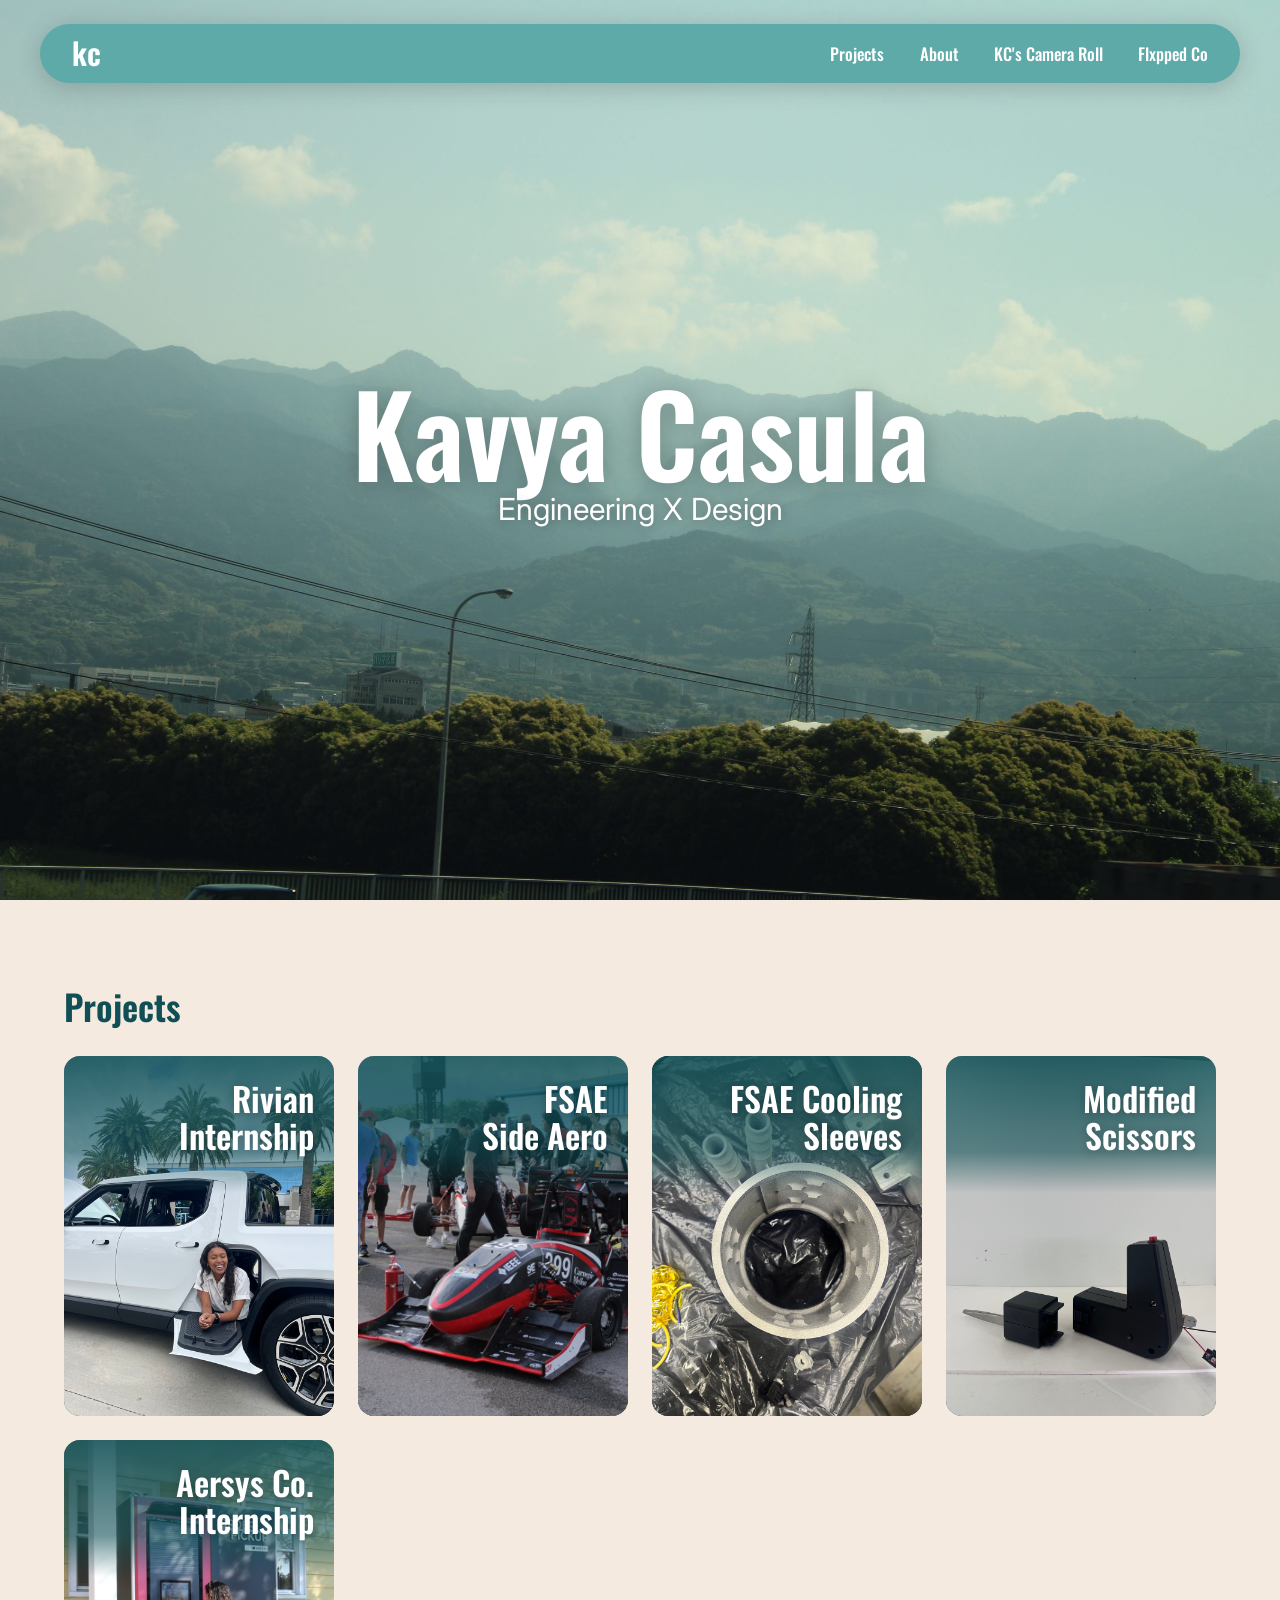
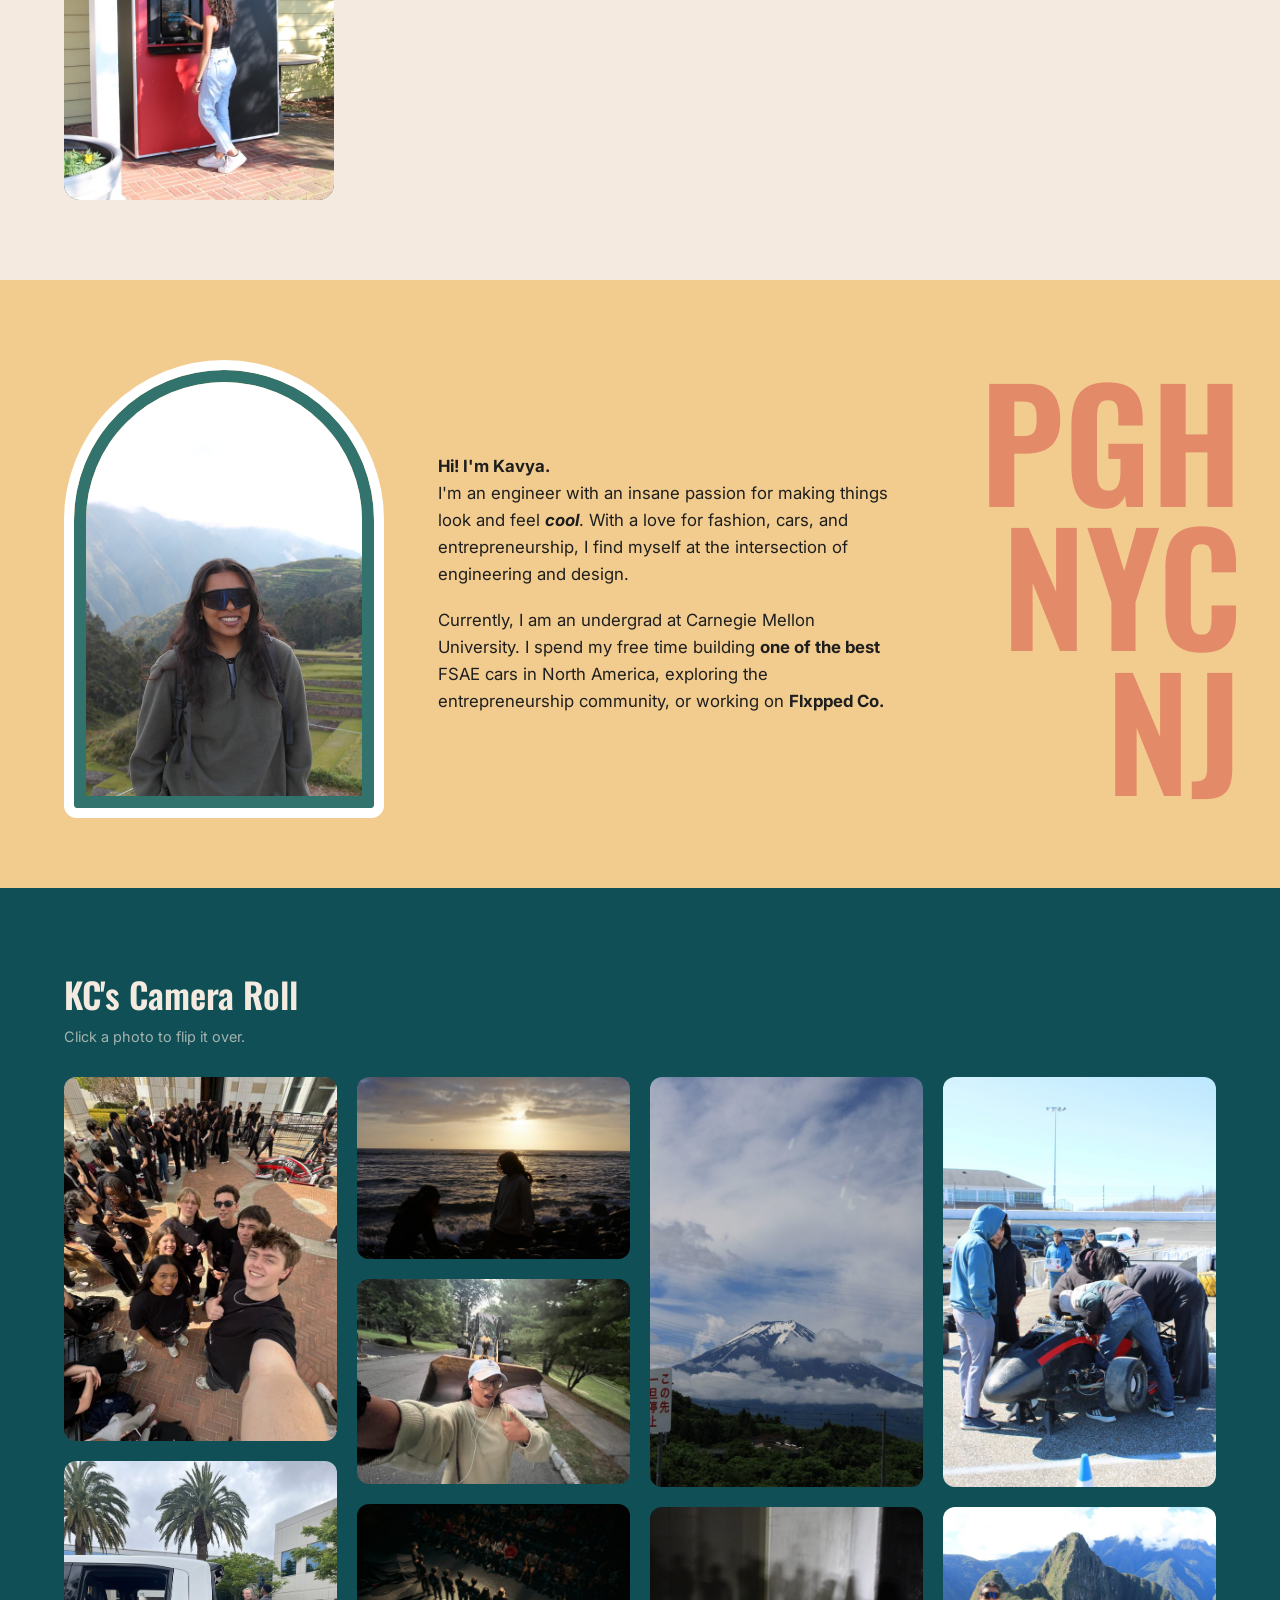
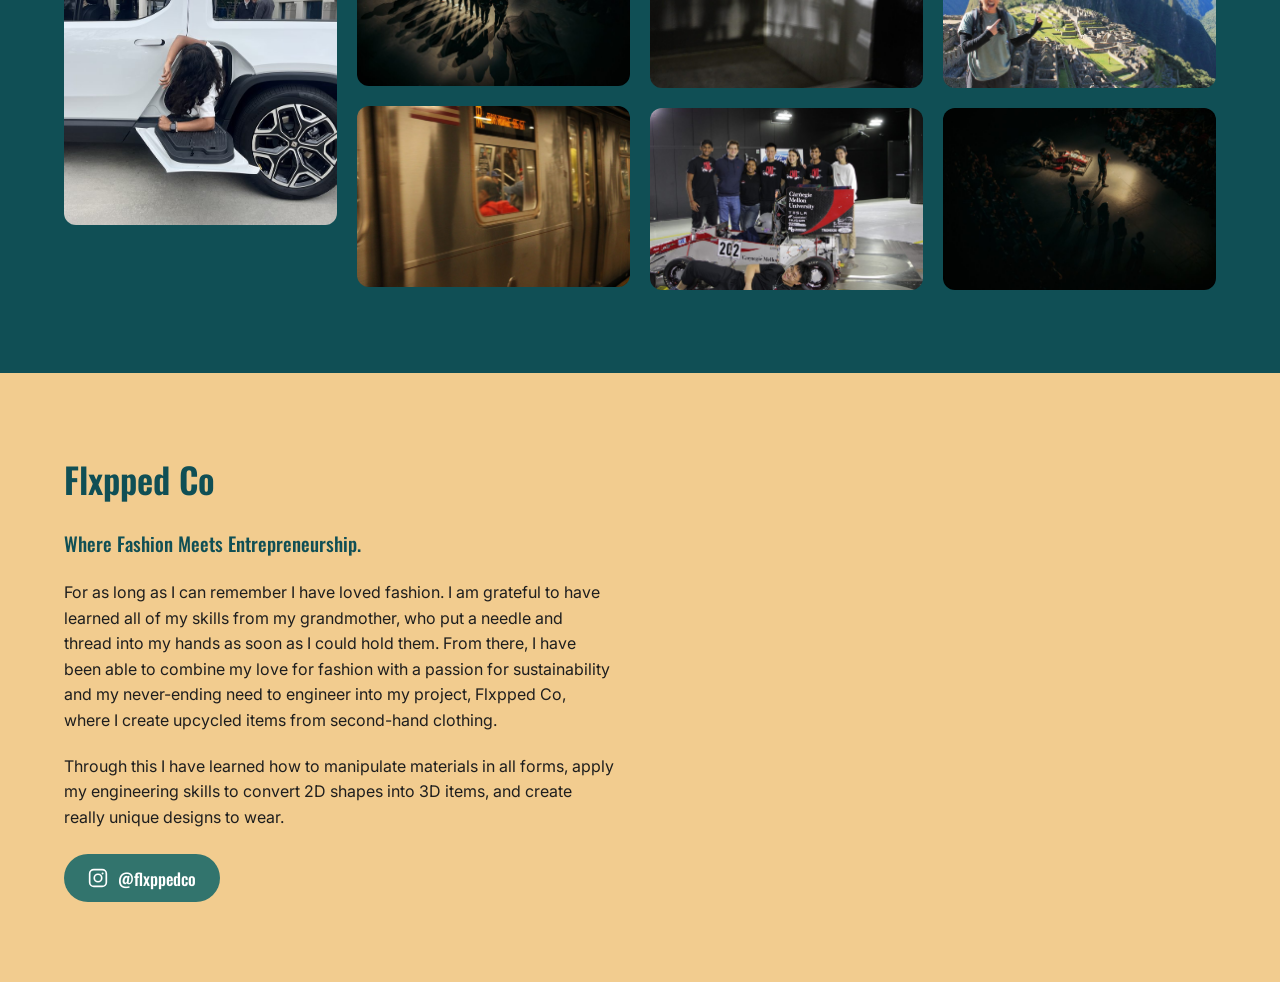
<file: index.html>
<!DOCTYPE html>
<html lang="en">
<head>
<meta charset="UTF-8">
<meta name="viewport" content="width=device-width, initial-scale=1.0">
<title>Kavya Casula — Engineering X Design</title>
<link rel="preconnect" href="https://fonts.googleapis.com">
<link rel="preconnect" href="https://fonts.gstatic.com" crossorigin>
<link href="https://fonts.googleapis.com/css2?family=Oswald:wght@400;500;600&family=Inter:ital,wght@0,400;0,700;1,700&display=swap" rel="stylesheet">
<link rel="stylesheet" href="styles/main.css">
<style>
  /* ---- Hero ---- */
  .hero {
    position: relative;
    min-height: 100vh;
    background: url('assets/hero.jpg') center 65% / cover no-repeat;
    display: flex;
    align-items: center;
    justify-content: center;
  }
  .hero-inner { text-align: center; color: #fff; padding: 0 1rem; }
  .hero h1 {
    font-family: 'Oswald', sans-serif;
    font-weight: 600;
    font-size: clamp(3rem, 10vw, 7rem);
    line-height: 1.05;
    text-shadow: 0 2px 24px rgba(0, 0, 0, 0.25);
  }
  .hero .tagline {
    font-size: clamp(1.1rem, 3vw, 1.9rem);
    text-shadow: 0 1px 12px rgba(0, 0, 0, 0.35);
  }

  /* ---- Navbar (hero overlay position; visual style is in main.css) ---- */
  .hero .navbar {
    position: absolute;
    top: 1.5rem; left: 50%;
    transform: translateX(-50%);
    margin: 0;
  }

  /* ---- Sections ---- */
  section {
    padding: 5rem clamp(1rem, 6vw, 4rem);
  }
  section h2 {
    font-family: 'Oswald', sans-serif;
    font-weight: 600;
    font-size: 2.2rem;
    color: var(--midnight-green);
    margin-bottom: 1.5rem;
  }
  .stub p { margin-top: 0.5rem; max-width: 55ch; line-height: 1.6; }
  .stub p + p { margin-top: 1.25rem; }
  .stub .tagline-sub {
    font-family: 'Oswald', sans-serif;
    font-weight: 500;
    font-size: 1.2rem;
    color: var(--midnight-green);
  }

  /* ---- Projects ---- */
  .grid {
    display: grid;
    grid-template-columns: repeat(auto-fit, minmax(240px, 1fr));
    gap: 1.5rem;
  }
  .card {
    position: relative;
    aspect-ratio: 3 / 4;
    border-radius: 16px;
    overflow: hidden;
    display: block;
    color: inherit;
    text-decoration: none;
    background: var(--midnight-green);
    transition: transform 0.2s, box-shadow 0.2s;
  }
  .card:hover { transform: translateY(-4px); box-shadow: 0 10px 28px rgba(16, 79, 85, 0.3); }
  .card img {
    position: absolute;
    inset: 0;
    width: 100%; height: 100%;
    object-fit: cover;
    transition: transform 0.4s;
  }
  .card:hover img { transform: scale(1.04); }
  .card .title-banner {
    position: absolute;
    top: 0; left: 0; right: 0;
    padding: 1.5rem 1.25rem 2.5rem;
    background: linear-gradient(to bottom, rgba(16, 79, 85, 0.88), rgba(16, 79, 85, 0.6) 70%, rgba(16, 79, 85, 0) 100%);
  }
  .card h3 {
    font-family: 'Oswald', sans-serif;
    font-weight: 600;
    font-size: clamp(1.9rem, 2.6vw, 2.4rem);
    line-height: 1.1;
    color: #fff;
    text-align: right;
    text-shadow: 0 1px 10px rgba(0, 0, 0, 0.25);
  }

  /* ---- About ---- */
  .about {
    background: var(--sunset);
    position: relative;
    overflow: hidden;
  }
  .about-inner {
    display: flex;
    gap: clamp(2rem, 5vw, 4rem);
    align-items: center;
    flex-wrap: wrap;
    max-width: 1100px;
  }
  .arch {
    flex: 0 0 auto;
    width: min(300px, 70vw);
    border: 12px solid var(--myrtle-green);
    outline: 10px solid #fff;
    border-radius: 999px 999px 16px 16px;
    overflow: hidden;
    margin-left: 10px; /* room for the white outline */
    margin-top: 10px;
  }
  .arch img { display: block; width: 100%; height: auto; }
  .about-text {
    max-width: 42ch;
    line-height: 1.6;
    font-size: 1.05rem;
    position: relative;
    z-index: 1;
  }
  .about-text p + p { margin-top: 1.25rem; }
  .bigtype {
    position: absolute;
    right: clamp(1rem, 3vw, 3rem);
    top: 50%;
    transform: translateY(-50%);
    font-family: 'Oswald', sans-serif;
    font-weight: 600;
    font-size: clamp(4rem, 12vw, 9.5rem);
    line-height: 0.95;
    text-align: right;
    color: var(--burnt-sienna);
    opacity: 0.8;
    pointer-events: none;
    user-select: none;
  }
  @media (max-width: 700px) {
    .bigtype { opacity: 0.3; }
  }

  /* ---- Camera roll (ferris wheel) ---- */
  .camera-roll { background: var(--midnight-green); overflow: hidden; }
  .camera-roll h2 { color: var(--linen); margin-bottom: 0; }
  .pin-hint { color: rgba(244, 234, 224, 0.65); font-size: 0.9rem; margin-top: 0.5rem; }
  .pinboard {
    columns: 4 240px;
    column-gap: 1.25rem;
    margin-top: 2rem;
  }
  .pin {
    break-inside: avoid;
    margin-bottom: 1.25rem;
    cursor: pointer;
    perspective: 1200px;
  }
  .pin-inner {
    position: relative;
    transform-style: preserve-3d;
    transition: transform 0.6s;
  }
  .pin.flipped .pin-inner { transform: rotateY(180deg); }
  .pin:hover .pin-inner { box-shadow: 0 10px 28px rgba(0, 0, 0, 0.35); }
  .pin-front {
    display: block;
    width: 100%; height: auto;   /* natural aspect ratio, no cropping */
    border-radius: 12px;
    backface-visibility: hidden;
    -webkit-backface-visibility: hidden;
  }
  .pin-back {
    position: absolute; inset: 0;
    transform: rotateY(180deg);
    backface-visibility: hidden;
    -webkit-backface-visibility: hidden;
    background: var(--myrtle-green);
    color: #fff;
    border-radius: 12px;
    padding: 1.25rem;
    display: flex; align-items: center; justify-content: center;
    text-align: center;
    overflow: hidden;
  }
  .pin:nth-child(odd) .pin-back { background: var(--verdigris); }
  .pin-back p { font-size: 0.95rem; line-height: 1.5; }

  /* ---- Flxpped Co ---- */
  .insta-btn {
    display: inline-flex; align-items: center; gap: 0.6rem;
    margin-top: 1.5rem;
    background: var(--myrtle-green); color: #fff;
    font-family: 'Oswald', sans-serif; font-weight: 500; font-size: 1.05rem;
    padding: 0.7rem 1.5rem; border-radius: 999px;
    text-decoration: none;
    transition: background 0.15s;
  }
  .insta-btn:hover { background: var(--midnight-green); }
  .insta-btn svg { width: 20px; height: 20px; }
</style>
</head>
<body>

  <header class="hero">
    <div class="navbar">
      <a class="logo" href="#">kc</a>
      <nav>
        <a href="#projects">Projects</a>
        <a href="#about">About</a>
        <a href="#camera-roll">KC's Camera Roll</a>
        <a href="#flxpped">Flxpped Co</a>
      </nav>
    </div>
    <div class="hero-inner">
      <h1>Kavya Casula</h1>
      <p class="tagline">Engineering X Design</p>
    </div>
  </header>

  <section id="projects">
    <h2>Projects</h2>
    <div class="grid">
      <a class="card" href="projects/rivian-internship.html">
        <img src="assets/projects/card-rivian.jpg" alt="Kavya at her first day at Rivian, with an R1T truck">
        <div class="title-banner"><h3>Rivian<br>Internship</h3></div>
      </a>
      <a class="card" href="projects/fsae-aero.html">
        <img src="assets/projects/card-aero.jpg" alt="Carnegie Mellon Racing's competition EV with side aero package, car #299">
        <div class="title-banner"><h3>FSAE<br>Side Aero</h3></div>
      </a>
      <a class="card" href="projects/fsae-cooling.html">
        <img src="assets/projects/card-cooling.jpg" alt="Close-up of a 3D-printed FSAE cooling sleeve">
        <div class="title-banner"><h3>FSAE Cooling<br>Sleeves</h3></div>
      </a>
      <a class="card" href="projects/motorized-scissors.html">
        <img src="assets/projects/card-scissors.jpg" alt="The electric motorized scissors, disassembled">
        <div class="title-banner"><h3>Modified<br>Scissors</h3></div>
      </a>
      <a class="card" href="projects/aersys-internship.html">
        <img src="assets/projects/card-aersys.jpg" alt="Kavya using the Aersys Aernode order pickup kiosk">
        <div class="title-banner"><h3>Aersys Co.<br>Internship</h3></div>
      </a>
    </div>
  </section>

  <section class="about" id="about">
    <div class="bigtype">PGH<br>NYC<br>NJ</div>
    <div class="about-inner">
      <div class="arch"><img src="assets/about.jpg" alt="Kavya on a hike, smiling in sunglasses with terraced green hills behind her"></div>
      <div class="about-text">
        <p><strong>Hi! I'm Kavya.</strong><br>
        I'm an engineer with an insane passion for making things look and feel
        <strong><em>cool</em></strong>. With a love for fashion, cars, and
        entrepreneurship, I find myself at the intersection of engineering and
        design.</p>
        <p>Currently, I am an undergrad at Carnegie Mellon University. I spend
        my free time building <strong>one of the best</strong> FSAE cars in
        North America, exploring the entrepreneurship community, or working on
        <strong>Flxpped Co.</strong></p>
      </div>
    </div>
  </section>
  <section class="camera-roll" id="camera-roll">
    <h2>KC's Camera Roll</h2>
    <p class="pin-hint">Click a photo to flip it over.</p>
    <!-- PLACEHOLDER: pins 04 (backhoe selfie), 06 (subway), and 08 (shadows) still have stand-in captions -->
    <div class="pinboard">
      <div class="pin" role="button" tabindex="0" aria-pressed="false">
        <div class="pin-inner">
          <img class="pin-front" src="assets/cameraroll/roll-01.jpg" alt="Finance 25-26 team group photo">
          <div class="pin-back"><p>Finance 25-26 Team!</p></div>
        </div>
      </div>
      <div class="pin" role="button" tabindex="0" aria-pressed="false">
        <div class="pin-inner">
          <img class="pin-front" src="assets/cameraroll/roll-02.jpg" alt="First day at Rivian, with an R1T truck">
          <div class="pin-back"><p>My first day at Rivian!</p></div>
        </div>
      </div>
      <div class="pin" role="button" tabindex="0" aria-pressed="false">
        <div class="pin-inner">
          <img class="pin-front" src="assets/cameraroll/roll-03.jpg" alt="Hiking in Palos Verdes at sunset">
          <div class="pin-back"><p>My friend Megan and I hiking in Palos Verdes</p></div>
        </div>
      </div>
      <div class="pin" role="button" tabindex="0" aria-pressed="false">
        <div class="pin-inner">
          <img class="pin-front" src="assets/cameraroll/roll-04.jpg" alt="Photo from KC's camera roll">
          <div class="pin-back"><p>Caption coming soon &mdash; the story behind this photo goes here.</p></div>
        </div>
      </div>
      <div class="pin" role="button" tabindex="0" aria-pressed="false">
        <div class="pin-inner">
          <img class="pin-front" src="assets/cameraroll/roll-05.jpg" alt="Rollout 2025, standing amongst the 24-25 Exec presenting 25E">
          <div class="pin-back"><p>Rollout 2025! Standing amongst 24-25 Exec as we presented 25E</p></div>
        </div>
      </div>
      <div class="pin" role="button" tabindex="0" aria-pressed="false">
        <div class="pin-inner">
          <img class="pin-front" src="assets/cameraroll/roll-06.jpg" alt="Photo from KC's camera roll">
          <div class="pin-back"><p></p></div>
        </div>
      </div>
      <div class="pin" role="button" tabindex="0" aria-pressed="false">
        <div class="pin-inner">
          <img class="pin-front" src="assets/cameraroll/roll-07.jpg" alt="Mt. Fuji">
          <div class="pin-back"><p>The best photo I took of Mt. Fuji in 2024</p></div>
        </div>
      </div>
      <div class="pin" role="button" tabindex="0" aria-pressed="false">
        <div class="pin-inner">
          <img class="pin-front" src="assets/cameraroll/roll-08.jpg" alt="Photo from KC's camera roll">
          <div class="pin-back"><p></p></div>
        </div>
      </div>
      <div class="pin" role="button" tabindex="0" aria-pressed="false">
        <div class="pin-inner">
          <img class="pin-front" src="assets/cameraroll/roll-09.jpg" alt="Aero 25E and the team at the Ford wind tunnel">
          <div class="pin-back"><p>Aero 25E takes on Ford Wind Tunnel for a whirlwind day of testing</p></div>
        </div>
      </div>
      <div class="pin" role="button" tabindex="0" aria-pressed="false">
        <div class="pin-inner">
          <img class="pin-front" src="assets/cameraroll/roll-10.jpg" alt="Testing the 26X at Lake Erie">
          <div class="pin-back"><p>A nice chilly day of testing 26X at Lake Erie</p></div>
        </div>
      </div>
      <div class="pin" role="button" tabindex="0" aria-pressed="false">
        <div class="pin-inner">
          <img class="pin-front" src="assets/cameraroll/roll-11.jpg" alt="Machu Picchu">
          <div class="pin-back"><p>Traveled to Machu Picchu in March 2026!</p></div>
        </div>
      </div>
      <div class="pin" role="button" tabindex="0" aria-pressed="false">
        <div class="pin-inner">
          <img class="pin-front" src="assets/cameraroll/roll-12.jpg" alt="Rollout 2026, presenting the 26X on stage">
          <div class="pin-back"><p>Rollout 2026! 25-26 Exec presenting our very first integrated vehicle 26X</p></div>
        </div>
      </div>
    </div>
  </section>
  <section class="stub" id="flxpped" style="background: var(--sunset);">
    <h2>Flxpped Co</h2>
    <p class="tagline-sub">Where Fashion Meets Entrepreneurship.</p>
    <p>For as long as I can remember I have loved fashion. I am grateful to
       have learned all of my skills from my grandmother, who put a needle
       and thread into my hands as soon as I could hold them. From there, I
       have been able to combine my love for fashion with a passion for
       sustainability and my never-ending need to engineer into my project,
       Flxpped Co, where I create upcycled items from second-hand clothing.</p>
    <p>Through this I have learned how to manipulate materials in all forms,
       apply my engineering skills to convert 2D shapes into 3D items, and
       create really unique designs to wear.</p>
    <a class="insta-btn" href="https://www.instagram.com/flxppedco" target="_blank" rel="noopener">
      <svg viewBox="0 0 24 24" fill="none" stroke="currentColor" stroke-width="2" aria-hidden="true">
        <rect x="2" y="2" width="20" height="20" rx="5"/>
        <circle cx="12" cy="12" r="4.5"/>
        <circle cx="17.5" cy="6.5" r="1.2" fill="currentColor" stroke="none"/>
      </svg>
      @flxppedco
    </a>
  </section>

<script>
  // Camera roll pinboard: click (or Enter/Space) flips a pin to its caption.
  document.querySelectorAll('.pin').forEach((pin) => {
    const toggle = () => {
      pin.classList.toggle('flipped');
      pin.setAttribute('aria-pressed', pin.classList.contains('flipped'));
    };
    pin.addEventListener('click', toggle);
    pin.addEventListener('keydown', (e) => {
      if (e.key === 'Enter' || e.key === ' ') { e.preventDefault(); toggle(); }
    });
  });
</script>

</body>
</html>
</file>
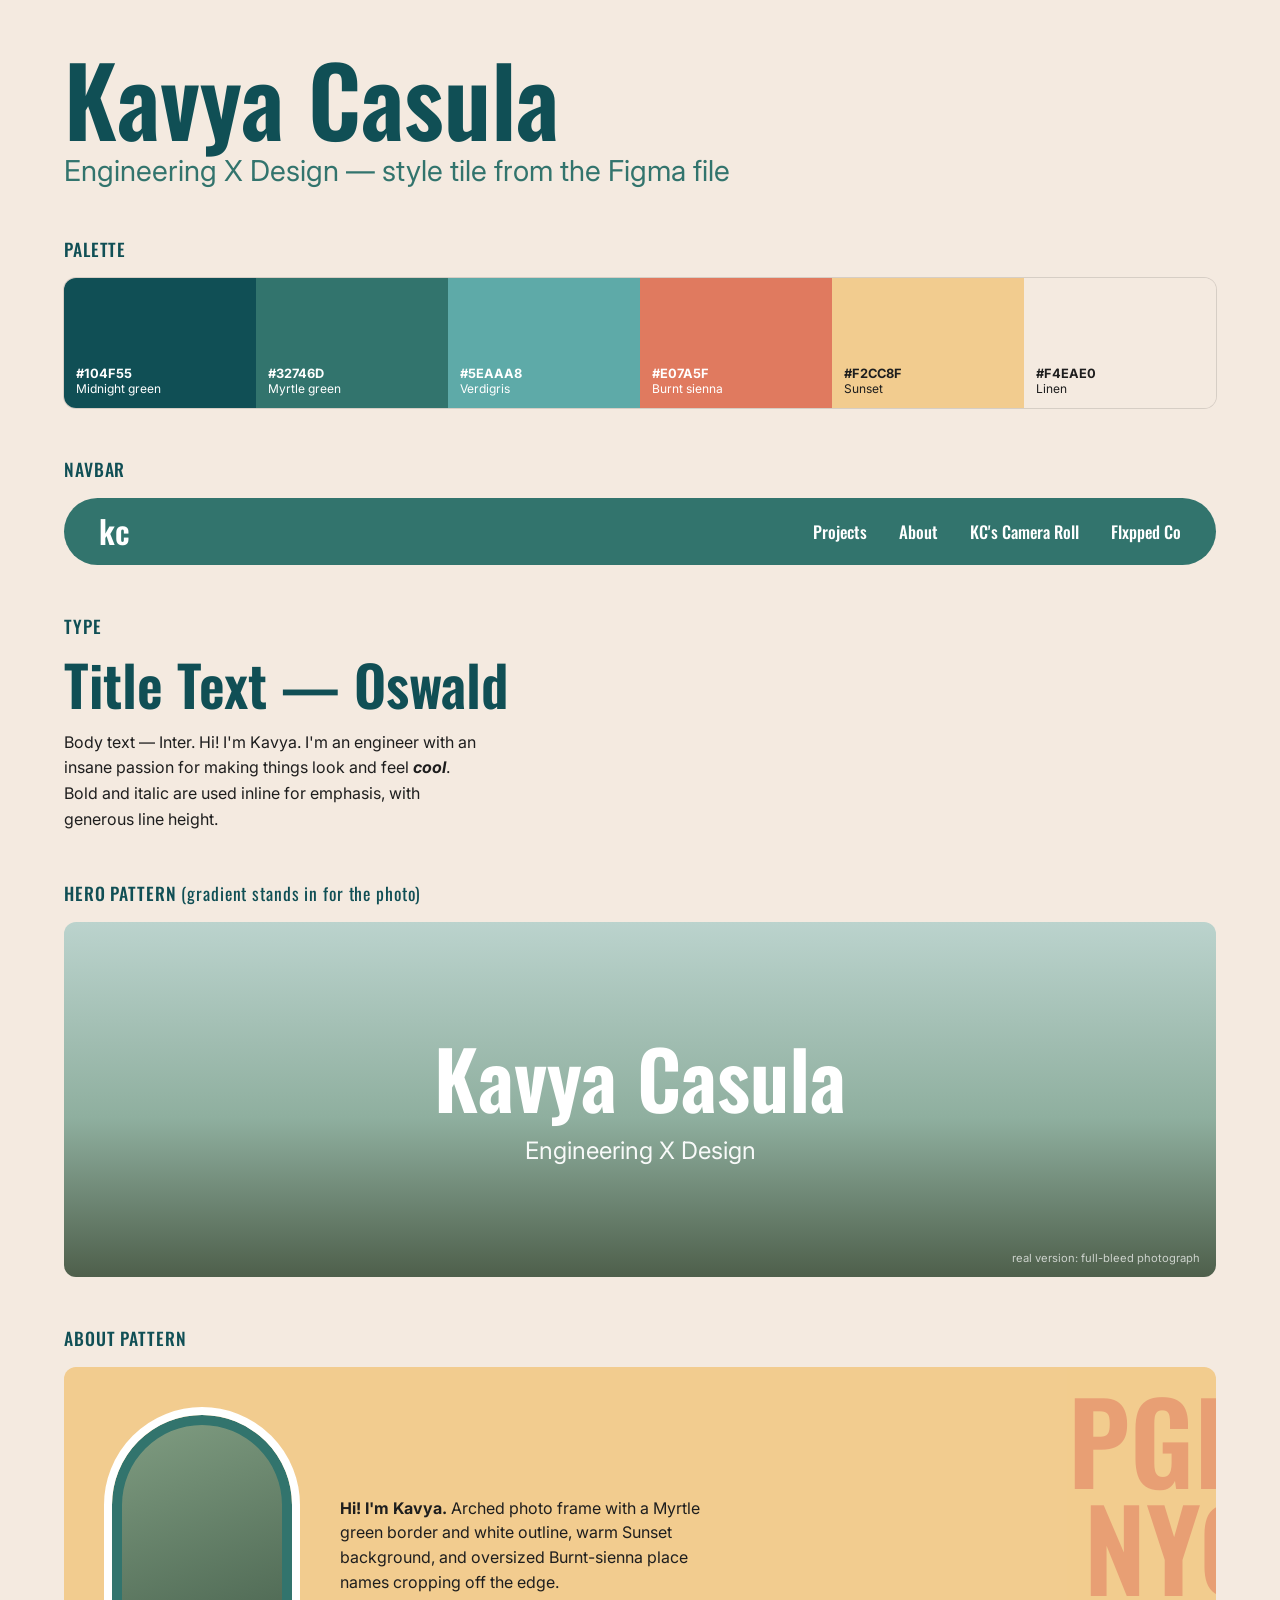
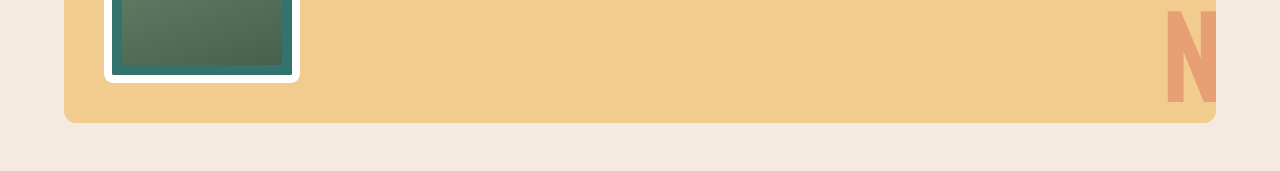
<file: design-ref/style-tile.html>
<!DOCTYPE html>
<html lang="en">
<head>
<meta charset="UTF-8">
<meta name="viewport" content="width=device-width, initial-scale=1.0">
<title>KC — Style Tile</title>
<link rel="preconnect" href="https://fonts.googleapis.com">
<link rel="preconnect" href="https://fonts.gstatic.com" crossorigin>
<link href="https://fonts.googleapis.com/css2?family=Oswald:wght@400;500;600&family=Inter:ital,wght@0,400;0,700;1,700&display=swap" rel="stylesheet">
<style>
  :root {
    --midnight-green: #104F55;
    --myrtle-green: #32746D;
    --verdigris: #5EAAA8;
    --burnt-sienna: #E07A5F;
    --sunset: #F2CC8F;
    --linen: #F4EAE0;
    --ink: #1E1E1E;
  }
  * { margin: 0; padding: 0; box-sizing: border-box; }
  body {
    font-family: 'Inter', sans-serif;
    background: var(--linen);
    color: var(--ink);
    padding: 3rem clamp(1rem, 5vw, 4rem);
  }
  h2.section {
    font-family: 'Oswald', sans-serif;
    font-weight: 500;
    text-transform: uppercase;
    letter-spacing: 0.05em;
    color: var(--midnight-green);
    margin: 3rem 0 1rem;
    font-size: 1.1rem;
  }
  /* palette */
  .swatches { display: flex; flex-wrap: wrap; gap: 0; border-radius: 12px; overflow: hidden; box-shadow: 0 0 0 1px rgba(0,0,0,0.12); }
  .swatch { flex: 1 1 120px; height: 130px; display: flex; flex-direction: column; justify-content: flex-end; padding: 0.75rem; font-size: 0.75rem; }
  .swatch strong { display: block; font-size: 0.8rem; }
  .light { color: #fff; }
  .dark { color: var(--ink); }
  /* navbar sample */
  .navbar {
    background: var(--myrtle-green);
    border-radius: 999px;
    display: flex; align-items: center; justify-content: space-between;
    padding: 1.1rem 2.2rem;
    color: #fff;
  }
  .navbar .logo { font-family: 'Oswald', sans-serif; font-weight: 600; font-size: 2rem; line-height: 1; }
  .navbar nav { display: flex; gap: 2rem; font-family: 'Oswald', sans-serif; font-weight: 500; font-size: 1.05rem; }
  .navbar nav a { color: #fff; text-decoration: none; }
  /* type */
  .display {
    font-family: 'Oswald', sans-serif; font-weight: 600;
    font-size: clamp(3rem, 9vw, 6rem); line-height: 1.05;
    color: var(--midnight-green);
  }
  .subtitle { font-size: clamp(1.2rem, 3vw, 1.8rem); color: var(--myrtle-green); margin-top: 0.25rem; }
  .body-sample { max-width: 42ch; margin-top: 1rem; line-height: 1.6; }
  /* hero mock */
  .hero {
    position: relative; border-radius: 12px; overflow: hidden;
    background: linear-gradient(180deg, #BBD3CD 0%, #8FAF9F 55%, #4E5F4B 100%);
    padding: 6rem 2rem 7rem; text-align: center; color: #fff; margin-top: 0.5rem;
  }
  .hero h1 { font-family: 'Oswald', sans-serif; font-weight: 600; font-size: clamp(2.5rem, 7vw, 5rem); }
  .hero p { font-size: clamp(1rem, 2.5vw, 1.5rem); opacity: 0.95; }
  .hero .note { position: absolute; bottom: 0.75rem; right: 1rem; font-size: 0.7rem; opacity: 0.7; }
  /* about mock */
  .about {
    background: var(--sunset); border-radius: 12px;
    padding: 3rem; display: flex; gap: 3rem; align-items: center;
    position: relative; overflow: hidden; margin-top: 0.5rem;
  }
  .arch {
    flex: 0 0 180px; height: 260px;
    background: linear-gradient(160deg, #7f9c81, #46604c);
    border: 10px solid var(--myrtle-green);
    outline: 8px solid #fff;
    border-radius: 999px 999px 12px 12px;
  }
  .about .text { max-width: 40ch; line-height: 1.55; }
  .bigtype {
    position: absolute; right: -0.4em; top: 50%; transform: translateY(-50%);
    font-family: 'Oswald', sans-serif; font-weight: 600;
    font-size: 7rem; line-height: 0.95; text-align: right;
    color: var(--burnt-sienna); opacity: 0.55; pointer-events: none;
  }
</style>
</head>
<body>
  <h1 class="display">Kavya Casula</h1>
  <p class="subtitle">Engineering X Design — style tile from the Figma file</p>

  <h2 class="section">Palette</h2>
  <div class="swatches">
    <div class="swatch light" style="background:#104F55"><strong>#104F55</strong>Midnight green</div>
    <div class="swatch light" style="background:#32746D"><strong>#32746D</strong>Myrtle green</div>
    <div class="swatch light" style="background:#5EAAA8"><strong>#5EAAA8</strong>Verdigris</div>
    <div class="swatch light" style="background:#E07A5F"><strong>#E07A5F</strong>Burnt sienna</div>
    <div class="swatch dark" style="background:#F2CC8F"><strong>#F2CC8F</strong>Sunset</div>
    <div class="swatch dark" style="background:#F4EAE0"><strong>#F4EAE0</strong>Linen</div>
  </div>

  <h2 class="section">Navbar</h2>
  <div class="navbar">
    <span class="logo">kc</span>
    <nav>
      <a href="#">Projects</a><a href="#">About</a><a href="#">KC's Camera Roll</a><a href="#">Flxpped Co</a>
    </nav>
  </div>

  <h2 class="section">Type</h2>
  <div class="display" style="font-size:3.5rem">Title Text — Oswald</div>
  <p class="body-sample">Body text — Inter. Hi! I'm Kavya. I'm an engineer with an
  insane passion for making things look and feel <strong><em>cool</em></strong>.
  Bold and italic are used inline for emphasis, with generous line height.</p>

  <h2 class="section">Hero pattern <span style="font-weight:400; text-transform:none">(gradient stands in for the photo)</span></h2>
  <div class="hero">
    <h1>Kavya Casula</h1>
    <p>Engineering X Design</p>
    <span class="note">real version: full-bleed photograph</span>
  </div>

  <h2 class="section">About pattern</h2>
  <div class="about">
    <div class="arch"></div>
    <div class="text">
      <p><strong>Hi! I'm Kavya.</strong> Arched photo frame with a Myrtle green
      border and white outline, warm Sunset background, and oversized
      Burnt-sienna place names cropping off the edge.</p>
    </div>
    <div class="bigtype">PGH<br>NYC<br>NJ</div>
  </div>
</body>
</html>
</file>
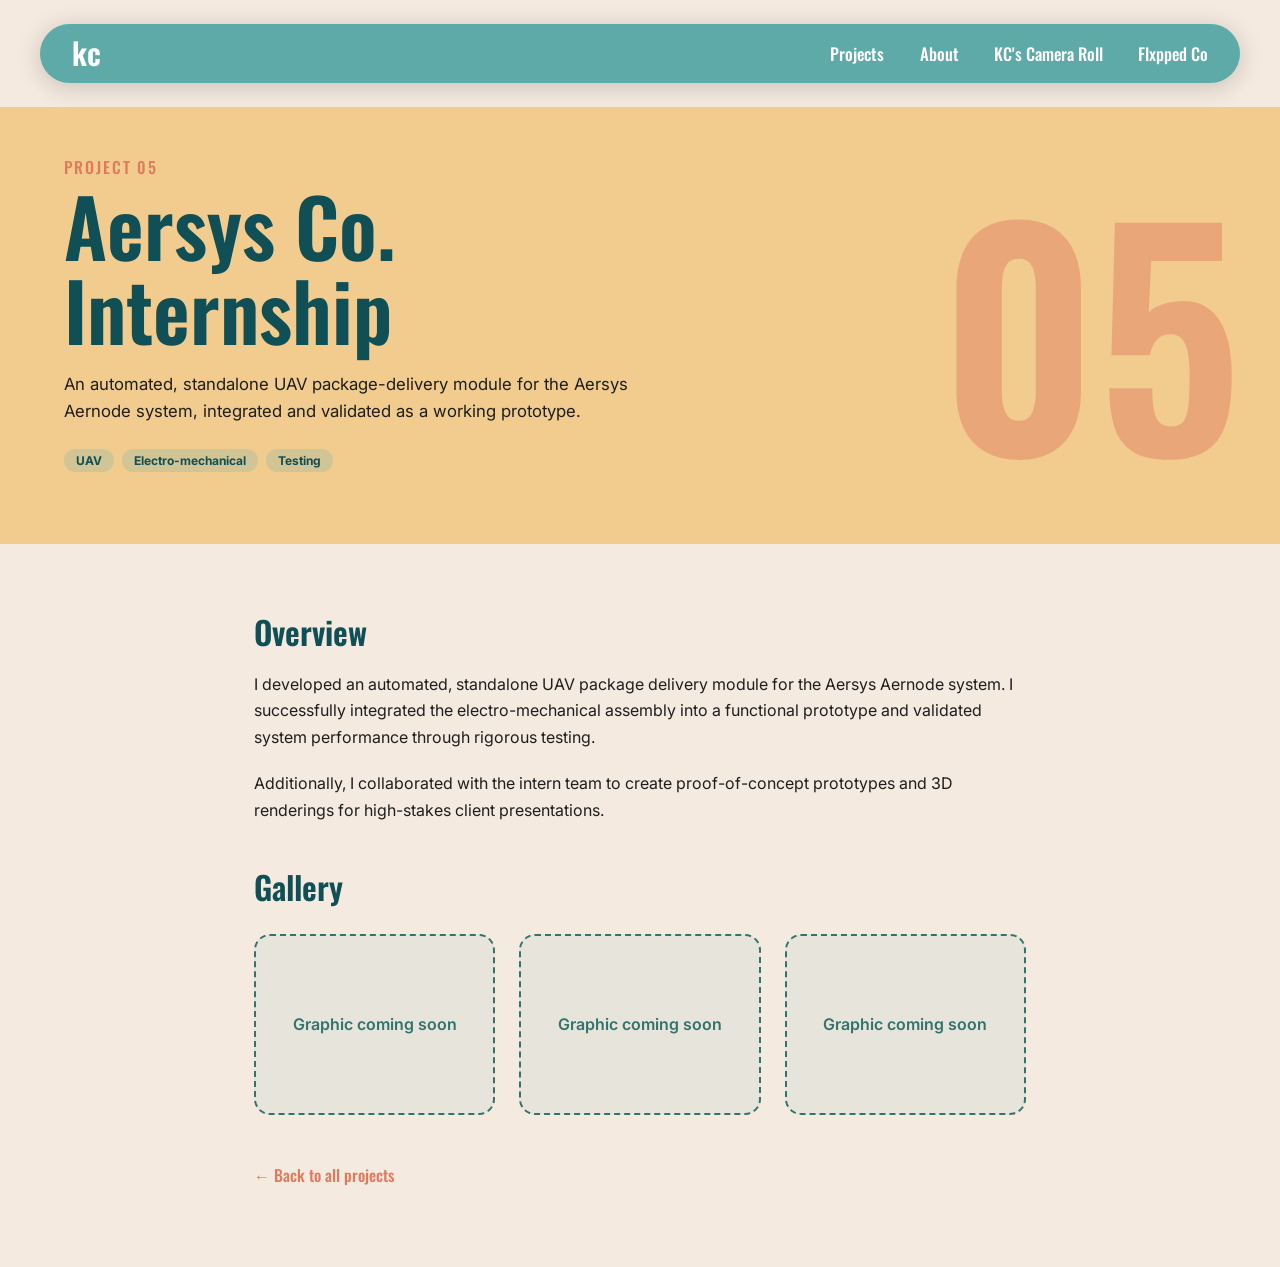
<file: projects/aersys-internship.html>
<!DOCTYPE html>
<html lang="en">
<head>
<meta charset="UTF-8">
<meta name="viewport" content="width=device-width, initial-scale=1.0">
<title>Aersys Co. Internship — Kavya Casula</title>
<link rel="preconnect" href="https://fonts.googleapis.com">
<link rel="preconnect" href="https://fonts.gstatic.com" crossorigin>
<link href="https://fonts.googleapis.com/css2?family=Oswald:wght@400;500;600&family=Inter:ital,wght@0,400;0,700;1,700&display=swap" rel="stylesheet">
<link rel="stylesheet" href="../styles/main.css">
<style>
  .project-hero {
    background: var(--sunset);
    position: relative;
    overflow: hidden;
    padding: 3rem clamp(1rem, 6vw, 4rem) 4.5rem;
  }
  .project-hero .kicker {
    font-family: 'Oswald', sans-serif;
    font-weight: 500;
    text-transform: uppercase;
    letter-spacing: 0.12em;
    color: var(--burnt-sienna);
  }
  .project-hero h1 {
    font-family: 'Oswald', sans-serif;
    font-weight: 600;
    font-size: clamp(2.6rem, 7vw, 5rem);
    line-height: 1.05;
    color: var(--midnight-green);
    max-width: 14ch;
    margin-top: 0.25rem;
  }
  .project-hero .summary {
    margin-top: 1.25rem;
    max-width: 52ch;
    line-height: 1.6;
    font-size: 1.05rem;
  }
  .project-hero .tags { margin-top: 1.5rem; }
  .heronum {
    position: absolute;
    right: clamp(0.5rem, 3vw, 3rem);
    top: 50%;
    transform: translateY(-50%);
    font-family: 'Oswald', sans-serif;
    font-weight: 600;
    font-size: clamp(8rem, 24vw, 18rem);
    line-height: 1;
    color: var(--burnt-sienna);
    opacity: 0.45;
    pointer-events: none;
    user-select: none;
  }
  main {
    max-width: 900px;
    margin: 0 auto;
    padding: 4rem clamp(1rem, 6vw, 4rem) 5rem;
  }
  main h2 {
    font-family: 'Oswald', sans-serif;
    font-weight: 600;
    font-size: 2rem;
    color: var(--midnight-green);
    margin: 2.5rem 0 1rem;
  }
  main h2:first-child { margin-top: 0; }
  main p { line-height: 1.65; }
  main p + p { margin-top: 1.25rem; }
  .gallery {
    display: grid;
    grid-template-columns: repeat(auto-fit, minmax(240px, 1fr));
    gap: 1.5rem;
    margin-top: 1.5rem;
  }
  .placeholder-tile {
    border: 2px dashed var(--myrtle-green);
    border-radius: 16px;
    aspect-ratio: 4 / 3;
    display: flex;
    align-items: center;
    justify-content: center;
    color: var(--myrtle-green);
    font-weight: 600;
    background: rgba(94, 170, 168, 0.08);
  }
  .back {
    display: inline-block;
    margin-top: 3rem;
    font-family: 'Oswald', sans-serif;
    font-weight: 500;
    color: var(--burnt-sienna);
    text-decoration: none;
  }
  .back:hover { text-decoration: underline; }
</style>
</head>
<body>

  <div class="navbar">
    <a class="logo" href="../index.html">kc</a>
    <nav>
      <a href="../index.html#projects">Projects</a>
      <a href="../index.html#about">About</a>
      <a href="../index.html#camera-roll">KC's Camera Roll</a>
      <a href="../index.html#flxpped">Flxpped Co</a>
    </nav>
  </div>

  <header class="project-hero">
    <div class="heronum">05</div>
    <p class="kicker">Project 05</p>
    <h1>Aersys Co. Internship</h1>
    <p class="summary">An automated, standalone UAV package-delivery module for the Aersys Aernode system, integrated and validated as a working prototype.</p>
    <div class="tags"><span class="tag">UAV</span><span class="tag">Electro-mechanical</span><span class="tag">Testing</span></div>
  </header>

  <main>
    <h2>Overview</h2>
    <p>I developed an automated, standalone UAV package delivery module for the Aersys Aernode system. I successfully integrated the electro-mechanical assembly into a functional prototype and validated system performance through rigorous testing.</p>
    <p>Additionally, I collaborated with the intern team to create proof-of-concept prototypes and 3D renderings for high-stakes client presentations.</p>

    <h2>Gallery</h2>
    <!-- PLACEHOLDER: swap these tiles for real photos, renders, CAD views, CFD plots -->
    <div class="gallery">
      <div class="placeholder-tile">Graphic coming soon</div>
      <div class="placeholder-tile">Graphic coming soon</div>
      <div class="placeholder-tile">Graphic coming soon</div>
    </div>

    <a class="back" href="../index.html#projects">&larr; Back to all projects</a>
  </main>

</body>
</html>
</file>
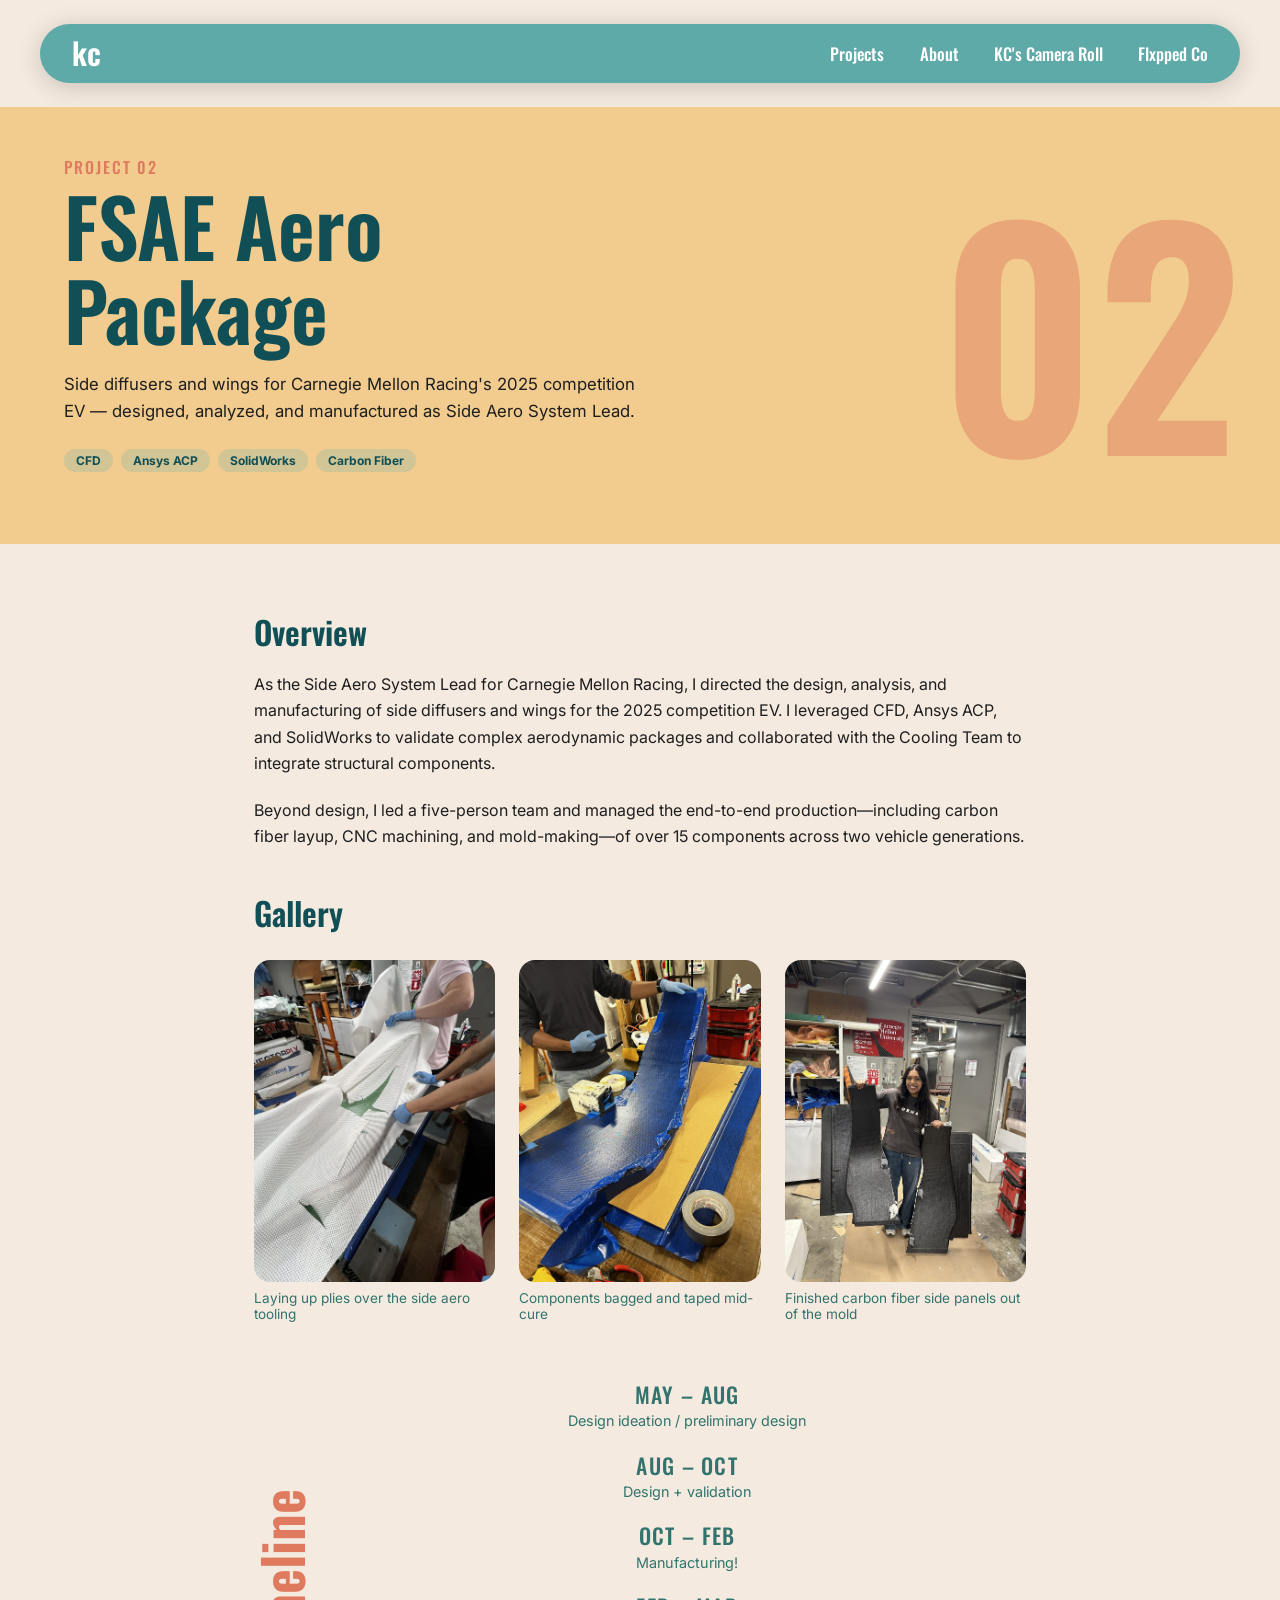
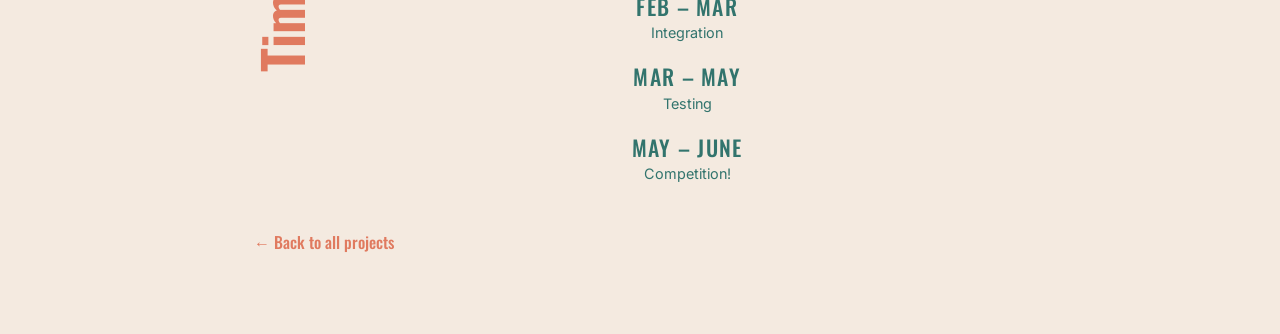
<file: projects/fsae-aero.html>
<!DOCTYPE html>
<html lang="en">
<head>
<meta charset="UTF-8">
<meta name="viewport" content="width=device-width, initial-scale=1.0">
<title>FSAE Aero Package — Kavya Casula</title>
<link rel="preconnect" href="https://fonts.googleapis.com">
<link rel="preconnect" href="https://fonts.gstatic.com" crossorigin>
<link href="https://fonts.googleapis.com/css2?family=Oswald:wght@400;500;600&family=Inter:ital,wght@0,400;0,700;1,700&display=swap" rel="stylesheet">
<link rel="stylesheet" href="../styles/main.css">
<style>
  .project-hero {
    background: var(--sunset);
    position: relative;
    overflow: hidden;
    padding: 3rem clamp(1rem, 6vw, 4rem) 4.5rem;
  }
  .project-hero .kicker {
    font-family: 'Oswald', sans-serif;
    font-weight: 500;
    text-transform: uppercase;
    letter-spacing: 0.12em;
    color: var(--burnt-sienna);
  }
  .project-hero h1 {
    font-family: 'Oswald', sans-serif;
    font-weight: 600;
    font-size: clamp(2.6rem, 7vw, 5rem);
    line-height: 1.05;
    color: var(--midnight-green);
    max-width: 14ch;
    margin-top: 0.25rem;
  }
  .project-hero .summary {
    margin-top: 1.25rem;
    max-width: 52ch;
    line-height: 1.6;
    font-size: 1.05rem;
  }
  .project-hero .tags { margin-top: 1.5rem; }
  .heronum {
    position: absolute;
    right: clamp(0.5rem, 3vw, 3rem);
    top: 50%;
    transform: translateY(-50%);
    font-family: 'Oswald', sans-serif;
    font-weight: 600;
    font-size: clamp(8rem, 24vw, 18rem);
    line-height: 1;
    color: var(--burnt-sienna);
    opacity: 0.45;
    pointer-events: none;
    user-select: none;
  }
  main {
    max-width: 900px;
    margin: 0 auto;
    padding: 4rem clamp(1rem, 6vw, 4rem) 5rem;
  }
  main h2 {
    font-family: 'Oswald', sans-serif;
    font-weight: 600;
    font-size: 2rem;
    color: var(--midnight-green);
    margin: 2.5rem 0 1rem;
  }
  main h2:first-child { margin-top: 0; }
  main p { line-height: 1.65; }
  main p + p { margin-top: 1.25rem; }
  .gallery {
    display: grid;
    grid-template-columns: repeat(auto-fit, minmax(240px, 1fr));
    gap: 1.5rem;
    margin-top: 1.5rem;
  }
  .gallery figure img {
    width: 100%;
    display: block;
    border-radius: 16px;
  }
  .gallery figcaption {
    margin-top: 0.5rem;
    font-size: 0.85rem;
    color: var(--myrtle-green);
  }
  .timeline {
    display: flex;
    align-items: center;
    gap: clamp(1rem, 4vw, 2.5rem);
    margin-top: 3.5rem;
  }
  .timeline-label {
    font-family: 'Oswald', sans-serif;
    font-weight: 600;
    font-size: clamp(2.4rem, 6vw, 3.4rem);
    color: var(--burnt-sienna);
    writing-mode: vertical-rl;
    transform: rotate(180deg);
    line-height: 1;
    flex: 0 0 auto;
  }
  .phases {
    list-style: none;
    flex: 1;
    text-align: center;
    display: flex;
    flex-direction: column;
    gap: 1.2rem;
  }
  .phases .dates {
    display: block;
    font-family: 'Oswald', sans-serif;
    font-weight: 500;
    font-size: 1.35rem;
    letter-spacing: 0.06em;
    text-transform: uppercase;
    color: var(--myrtle-green);
  }
  .phases .desc {
    display: block;
    margin-top: 0.15rem;
    font-size: 0.9rem;
    color: var(--myrtle-green);
  }
  .back {
    display: inline-block;
    margin-top: 3rem;
    font-family: 'Oswald', sans-serif;
    font-weight: 500;
    color: var(--burnt-sienna);
    text-decoration: none;
  }
  .back:hover { text-decoration: underline; }
</style>
</head>
<body>

  <div class="navbar">
    <a class="logo" href="../index.html">kc</a>
    <nav>
      <a href="../index.html#projects">Projects</a>
      <a href="../index.html#about">About</a>
      <a href="../index.html#camera-roll">KC's Camera Roll</a>
      <a href="../index.html#flxpped">Flxpped Co</a>
    </nav>
  </div>

  <header class="project-hero">
    <div class="heronum">02</div>
    <p class="kicker">Project 02</p>
    <h1>FSAE Aero Package</h1>
    <p class="summary">Side diffusers and wings for Carnegie Mellon Racing's 2025 competition EV — designed, analyzed, and manufactured as Side Aero System Lead.</p>
    <div class="tags"><span class="tag">CFD</span><span class="tag">Ansys ACP</span><span class="tag">SolidWorks</span><span class="tag">Carbon Fiber</span></div>
  </header>

  <main>
    <h2>Overview</h2>
    <p>As the Side Aero System Lead for Carnegie Mellon Racing, I directed the design, analysis, and manufacturing of side diffusers and wings for the 2025 competition EV. I leveraged CFD, Ansys ACP, and SolidWorks to validate complex aerodynamic packages and collaborated with the Cooling Team to integrate structural components.</p>
    <p>Beyond design, I led a five-person team and managed the end-to-end production&mdash;including carbon fiber layup, CNC machining, and mold-making&mdash;of over 15 components across two vehicle generations.</p>

    <h2>Gallery</h2>
    <div class="gallery">
      <figure>
        <img src="../assets/projects/aero-01.jpg" alt="Laying up plies over the side aero tooling">
        <figcaption>Laying up plies over the side aero tooling</figcaption>
      </figure>
      <figure>
        <img src="../assets/projects/aero-02.jpg" alt="Components bagged and taped mid-cure">
        <figcaption>Components bagged and taped mid-cure</figcaption>
      </figure>
      <figure>
        <img src="../assets/projects/aero-03.jpg" alt="Finished carbon fiber side panels out of the mold">
        <figcaption>Finished carbon fiber side panels out of the mold</figcaption>
      </figure>
    </div>

    <div class="timeline">
      <span class="timeline-label">Timeline</span>
      <ol class="phases">
        <li><span class="dates">May &ndash; Aug</span><span class="desc">Design ideation / preliminary design</span></li>
        <li><span class="dates">Aug &ndash; Oct</span><span class="desc">Design + validation</span></li>
        <li><span class="dates">Oct &ndash; Feb</span><span class="desc">Manufacturing!</span></li>
        <li><span class="dates">Feb &ndash; Mar</span><span class="desc">Integration</span></li>
        <li><span class="dates">Mar &ndash; May</span><span class="desc">Testing</span></li>
        <li><span class="dates">May &ndash; June</span><span class="desc">Competition!</span></li>
      </ol>
    </div>

    <a class="back" href="../index.html#projects">&larr; Back to all projects</a>
  </main>

</body>
</html>
</file>
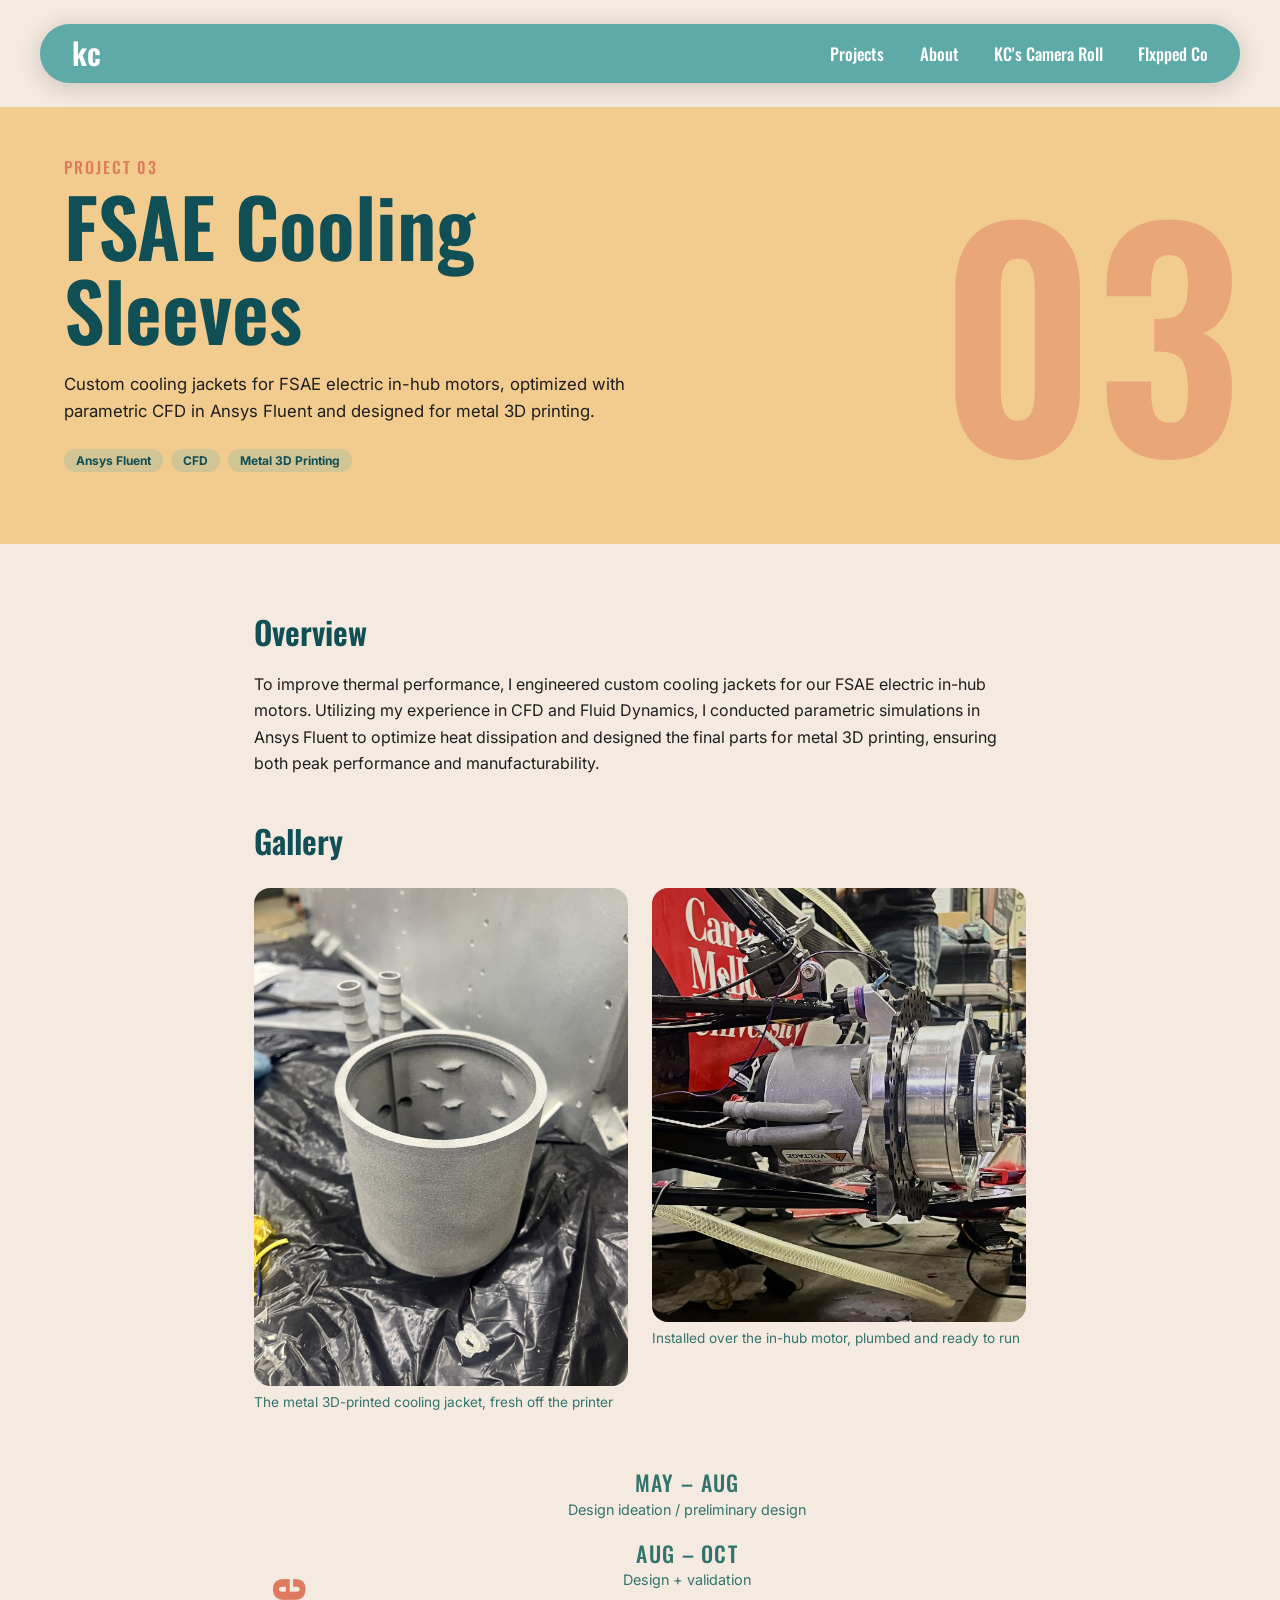
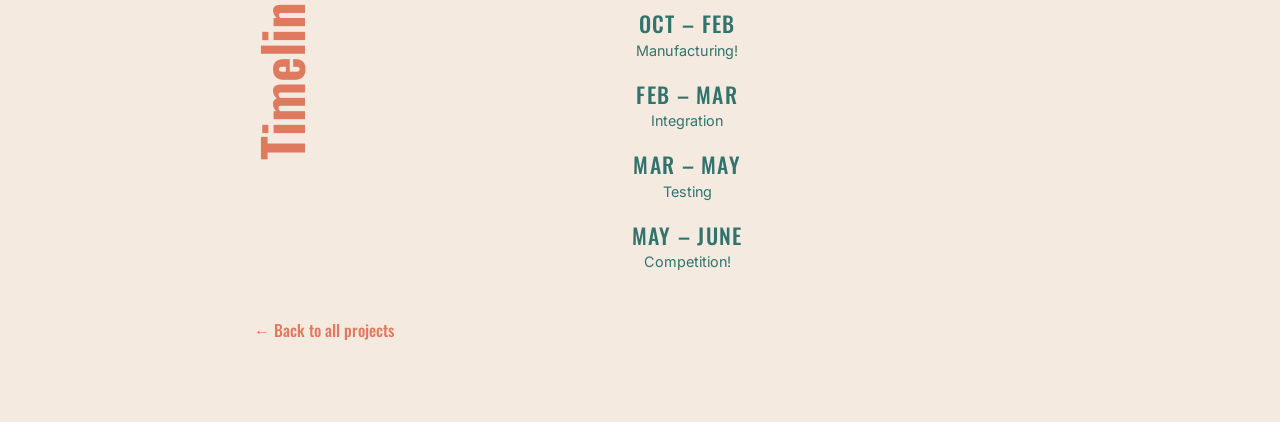
<file: projects/fsae-cooling.html>
<!DOCTYPE html>
<html lang="en">
<head>
<meta charset="UTF-8">
<meta name="viewport" content="width=device-width, initial-scale=1.0">
<title>FSAE Cooling Sleeves — Kavya Casula</title>
<link rel="preconnect" href="https://fonts.googleapis.com">
<link rel="preconnect" href="https://fonts.gstatic.com" crossorigin>
<link href="https://fonts.googleapis.com/css2?family=Oswald:wght@400;500;600&family=Inter:ital,wght@0,400;0,700;1,700&display=swap" rel="stylesheet">
<link rel="stylesheet" href="../styles/main.css">
<style>
  .project-hero {
    background: var(--sunset);
    position: relative;
    overflow: hidden;
    padding: 3rem clamp(1rem, 6vw, 4rem) 4.5rem;
  }
  .project-hero .kicker {
    font-family: 'Oswald', sans-serif;
    font-weight: 500;
    text-transform: uppercase;
    letter-spacing: 0.12em;
    color: var(--burnt-sienna);
  }
  .project-hero h1 {
    font-family: 'Oswald', sans-serif;
    font-weight: 600;
    font-size: clamp(2.6rem, 7vw, 5rem);
    line-height: 1.05;
    color: var(--midnight-green);
    max-width: 14ch;
    margin-top: 0.25rem;
  }
  .project-hero .summary {
    margin-top: 1.25rem;
    max-width: 52ch;
    line-height: 1.6;
    font-size: 1.05rem;
  }
  .project-hero .tags { margin-top: 1.5rem; }
  .heronum {
    position: absolute;
    right: clamp(0.5rem, 3vw, 3rem);
    top: 50%;
    transform: translateY(-50%);
    font-family: 'Oswald', sans-serif;
    font-weight: 600;
    font-size: clamp(8rem, 24vw, 18rem);
    line-height: 1;
    color: var(--burnt-sienna);
    opacity: 0.45;
    pointer-events: none;
    user-select: none;
  }
  main {
    max-width: 900px;
    margin: 0 auto;
    padding: 4rem clamp(1rem, 6vw, 4rem) 5rem;
  }
  main h2 {
    font-family: 'Oswald', sans-serif;
    font-weight: 600;
    font-size: 2rem;
    color: var(--midnight-green);
    margin: 2.5rem 0 1rem;
  }
  main h2:first-child { margin-top: 0; }
  main p { line-height: 1.65; }
  main p + p { margin-top: 1.25rem; }
  .gallery {
    display: grid;
    grid-template-columns: repeat(auto-fit, minmax(240px, 1fr));
    gap: 1.5rem;
    margin-top: 1.5rem;
  }
  .gallery figure img {
    width: 100%;
    display: block;
    border-radius: 16px;
  }
  .gallery figcaption {
    margin-top: 0.5rem;
    font-size: 0.85rem;
    color: var(--myrtle-green);
  }
  .timeline {
    display: flex;
    align-items: center;
    gap: clamp(1rem, 4vw, 2.5rem);
    margin-top: 3.5rem;
  }
  .timeline-label {
    font-family: 'Oswald', sans-serif;
    font-weight: 600;
    font-size: clamp(2.4rem, 6vw, 3.4rem);
    color: var(--burnt-sienna);
    writing-mode: vertical-rl;
    transform: rotate(180deg);
    line-height: 1;
    flex: 0 0 auto;
  }
  .phases {
    list-style: none;
    flex: 1;
    text-align: center;
    display: flex;
    flex-direction: column;
    gap: 1.2rem;
  }
  .phases .dates {
    display: block;
    font-family: 'Oswald', sans-serif;
    font-weight: 500;
    font-size: 1.35rem;
    letter-spacing: 0.06em;
    text-transform: uppercase;
    color: var(--myrtle-green);
  }
  .phases .desc {
    display: block;
    margin-top: 0.15rem;
    font-size: 0.9rem;
    color: var(--myrtle-green);
  }
  .back {
    display: inline-block;
    margin-top: 3rem;
    font-family: 'Oswald', sans-serif;
    font-weight: 500;
    color: var(--burnt-sienna);
    text-decoration: none;
  }
  .back:hover { text-decoration: underline; }
</style>
</head>
<body>

  <div class="navbar">
    <a class="logo" href="../index.html">kc</a>
    <nav>
      <a href="../index.html#projects">Projects</a>
      <a href="../index.html#about">About</a>
      <a href="../index.html#camera-roll">KC's Camera Roll</a>
      <a href="../index.html#flxpped">Flxpped Co</a>
    </nav>
  </div>

  <header class="project-hero">
    <div class="heronum">03</div>
    <p class="kicker">Project 03</p>
    <h1>FSAE Cooling Sleeves</h1>
    <p class="summary">Custom cooling jackets for FSAE electric in-hub motors, optimized with parametric CFD in Ansys Fluent and designed for metal 3D printing.</p>
    <div class="tags"><span class="tag">Ansys Fluent</span><span class="tag">CFD</span><span class="tag">Metal 3D Printing</span></div>
  </header>

  <main>
    <h2>Overview</h2>
    <p>To improve thermal performance, I engineered custom cooling jackets for our FSAE electric in-hub motors. Utilizing my experience in CFD and Fluid Dynamics, I conducted parametric simulations in Ansys Fluent to optimize heat dissipation and designed the final parts for metal 3D printing, ensuring both peak performance and manufacturability.</p>

    <h2>Gallery</h2>
    <div class="gallery">
      <figure>
        <img src="../assets/projects/cooling-01.jpg" alt="Metal 3D-printed cooling jacket with internal cooling features">
        <figcaption>The metal 3D-printed cooling jacket, fresh off the printer</figcaption>
      </figure>
      <figure>
        <img src="../assets/projects/cooling-02.jpg" alt="Cooling jacket installed over the in-hub motor with coolant fittings">
        <figcaption>Installed over the in-hub motor, plumbed and ready to run</figcaption>
      </figure>
    </div>

    <div class="timeline">
      <span class="timeline-label">Timeline</span>
      <ol class="phases">
        <li><span class="dates">May &ndash; Aug</span><span class="desc">Design ideation / preliminary design</span></li>
        <li><span class="dates">Aug &ndash; Oct</span><span class="desc">Design + validation</span></li>
        <li><span class="dates">Oct &ndash; Feb</span><span class="desc">Manufacturing!</span></li>
        <li><span class="dates">Feb &ndash; Mar</span><span class="desc">Integration</span></li>
        <li><span class="dates">Mar &ndash; May</span><span class="desc">Testing</span></li>
        <li><span class="dates">May &ndash; June</span><span class="desc">Competition!</span></li>
      </ol>
    </div>

    <a class="back" href="../index.html#projects">&larr; Back to all projects</a>
  </main>

</body>
</html>
</file>
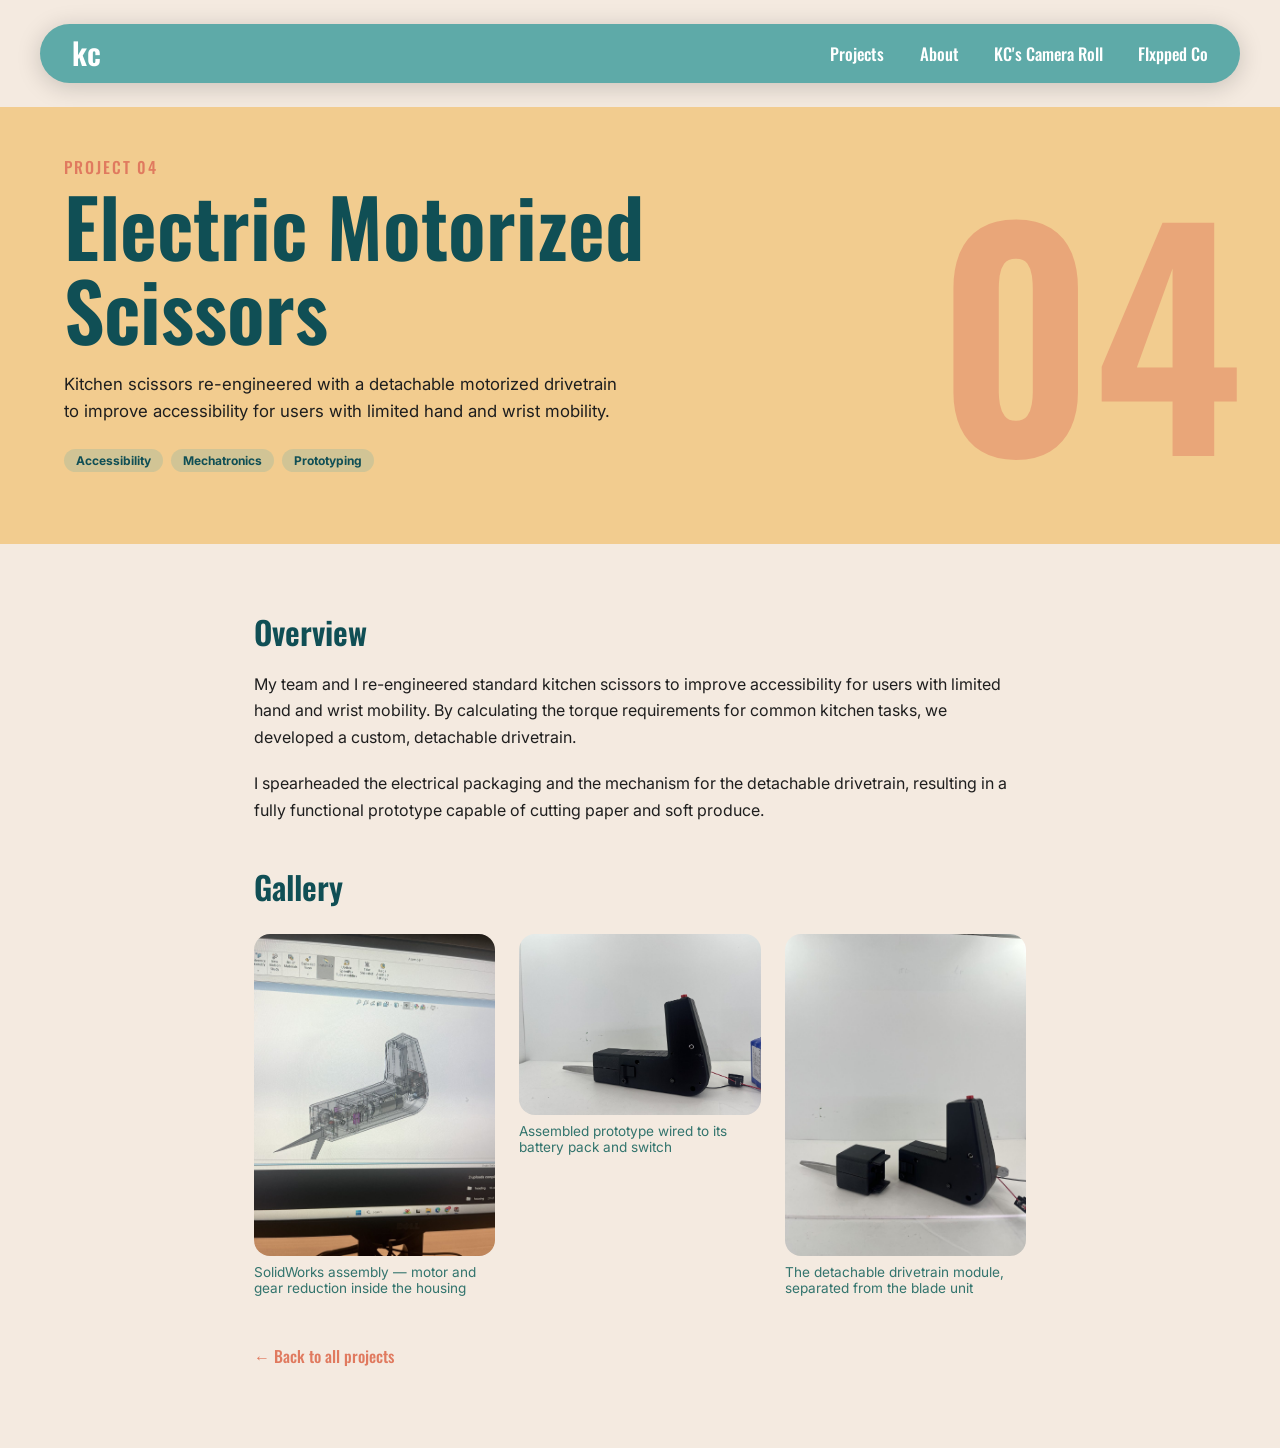
<file: projects/motorized-scissors.html>
<!DOCTYPE html>
<html lang="en">
<head>
<meta charset="UTF-8">
<meta name="viewport" content="width=device-width, initial-scale=1.0">
<title>Electric Motorized Scissors — Kavya Casula</title>
<link rel="preconnect" href="https://fonts.googleapis.com">
<link rel="preconnect" href="https://fonts.gstatic.com" crossorigin>
<link href="https://fonts.googleapis.com/css2?family=Oswald:wght@400;500;600&family=Inter:ital,wght@0,400;0,700;1,700&display=swap" rel="stylesheet">
<link rel="stylesheet" href="../styles/main.css">
<style>
  .project-hero {
    background: var(--sunset);
    position: relative;
    overflow: hidden;
    padding: 3rem clamp(1rem, 6vw, 4rem) 4.5rem;
  }
  .project-hero .kicker {
    font-family: 'Oswald', sans-serif;
    font-weight: 500;
    text-transform: uppercase;
    letter-spacing: 0.12em;
    color: var(--burnt-sienna);
  }
  .project-hero h1 {
    font-family: 'Oswald', sans-serif;
    font-weight: 600;
    font-size: clamp(2.6rem, 7vw, 5rem);
    line-height: 1.05;
    color: var(--midnight-green);
    max-width: 14ch;
    margin-top: 0.25rem;
  }
  .project-hero .summary {
    margin-top: 1.25rem;
    max-width: 52ch;
    line-height: 1.6;
    font-size: 1.05rem;
  }
  .project-hero .tags { margin-top: 1.5rem; }
  .heronum {
    position: absolute;
    right: clamp(0.5rem, 3vw, 3rem);
    top: 50%;
    transform: translateY(-50%);
    font-family: 'Oswald', sans-serif;
    font-weight: 600;
    font-size: clamp(8rem, 24vw, 18rem);
    line-height: 1;
    color: var(--burnt-sienna);
    opacity: 0.45;
    pointer-events: none;
    user-select: none;
  }
  main {
    max-width: 900px;
    margin: 0 auto;
    padding: 4rem clamp(1rem, 6vw, 4rem) 5rem;
  }
  main h2 {
    font-family: 'Oswald', sans-serif;
    font-weight: 600;
    font-size: 2rem;
    color: var(--midnight-green);
    margin: 2.5rem 0 1rem;
  }
  main h2:first-child { margin-top: 0; }
  main p { line-height: 1.65; }
  main p + p { margin-top: 1.25rem; }
  .gallery {
    display: grid;
    grid-template-columns: repeat(auto-fit, minmax(240px, 1fr));
    gap: 1.5rem;
    margin-top: 1.5rem;
  }
  .gallery figure img {
    width: 100%;
    display: block;
    border-radius: 16px;
  }
  .gallery figcaption {
    margin-top: 0.5rem;
    font-size: 0.85rem;
    color: var(--myrtle-green);
  }
  .back {
    display: inline-block;
    margin-top: 3rem;
    font-family: 'Oswald', sans-serif;
    font-weight: 500;
    color: var(--burnt-sienna);
    text-decoration: none;
  }
  .back:hover { text-decoration: underline; }
</style>
</head>
<body>

  <div class="navbar">
    <a class="logo" href="../index.html">kc</a>
    <nav>
      <a href="../index.html#projects">Projects</a>
      <a href="../index.html#about">About</a>
      <a href="../index.html#camera-roll">KC's Camera Roll</a>
      <a href="../index.html#flxpped">Flxpped Co</a>
    </nav>
  </div>

  <header class="project-hero">
    <div class="heronum">04</div>
    <p class="kicker">Project 04</p>
    <h1>Electric Motorized Scissors</h1>
    <p class="summary">Kitchen scissors re-engineered with a detachable motorized drivetrain to improve accessibility for users with limited hand and wrist mobility.</p>
    <div class="tags"><span class="tag">Accessibility</span><span class="tag">Mechatronics</span><span class="tag">Prototyping</span></div>
  </header>

  <main>
    <h2>Overview</h2>
    <p>My team and I re-engineered standard kitchen scissors to improve accessibility for users with limited hand and wrist mobility. By calculating the torque requirements for common kitchen tasks, we developed a custom, detachable drivetrain.</p>
    <p>I spearheaded the electrical packaging and the mechanism for the detachable drivetrain, resulting in a fully functional prototype capable of cutting paper and soft produce.</p>

    <h2>Gallery</h2>
    <div class="gallery">
      <figure>
        <img src="../assets/projects/scissors-01.jpg" alt="SolidWorks assembly showing the motor and gear reduction inside the housing">
        <figcaption>SolidWorks assembly &mdash; motor and gear reduction inside the housing</figcaption>
      </figure>
      <figure>
        <img src="../assets/projects/scissors-02.jpg" alt="Assembled prototype wired to its battery pack and switch">
        <figcaption>Assembled prototype wired to its battery pack and switch</figcaption>
      </figure>
      <figure>
        <img src="../assets/projects/scissors-03.jpg" alt="Detachable drivetrain module separated from the blade unit">
        <figcaption>The detachable drivetrain module, separated from the blade unit</figcaption>
      </figure>
    </div>

    <a class="back" href="../index.html#projects">&larr; Back to all projects</a>
  </main>

</body>
</html>
</file>
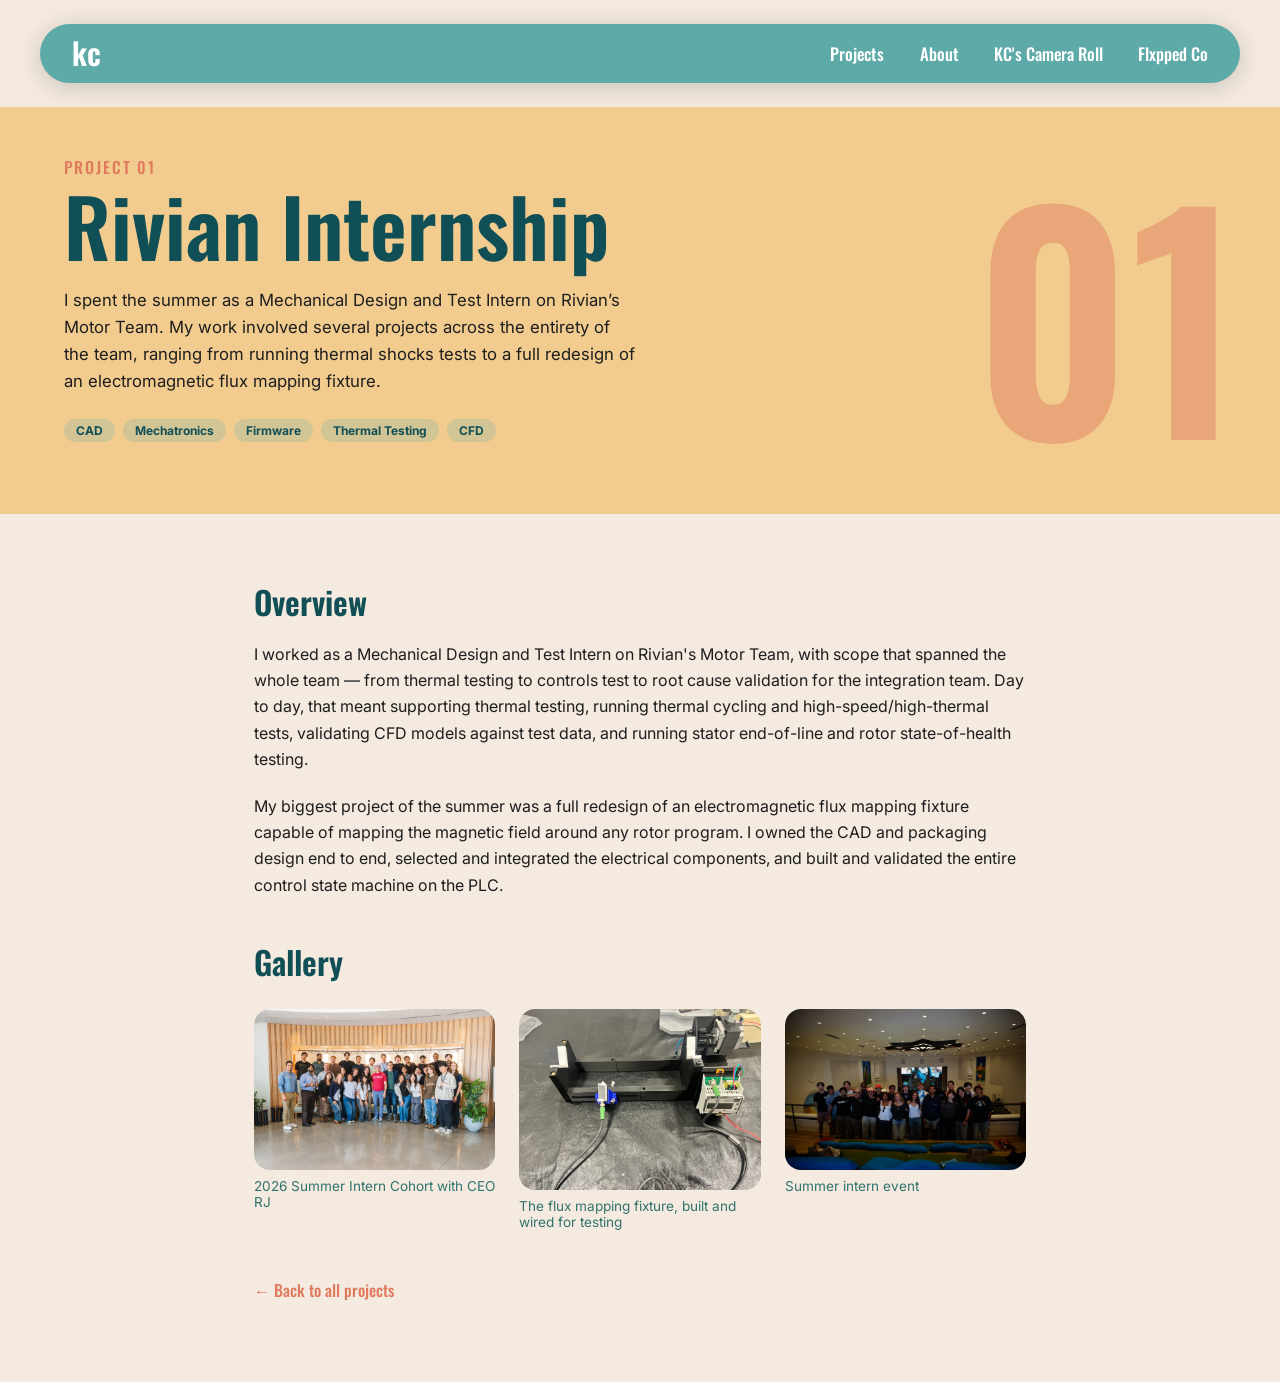
<file: projects/rivian-internship.html>
<!DOCTYPE html>
<html lang="en">
<head>
<meta charset="UTF-8">
<meta name="viewport" content="width=device-width, initial-scale=1.0">
<title>Rivian Internship — Kavya Casula</title>
<link rel="preconnect" href="https://fonts.googleapis.com">
<link rel="preconnect" href="https://fonts.gstatic.com" crossorigin>
<link href="https://fonts.googleapis.com/css2?family=Oswald:wght@400;500;600&family=Inter:ital,wght@0,400;0,700;1,700&display=swap" rel="stylesheet">
<link rel="stylesheet" href="../styles/main.css">
<style>
  .project-hero {
    background: var(--sunset);
    position: relative;
    overflow: hidden;
    padding: 3rem clamp(1rem, 6vw, 4rem) 4.5rem;
  }
  .project-hero .kicker {
    font-family: 'Oswald', sans-serif;
    font-weight: 500;
    text-transform: uppercase;
    letter-spacing: 0.12em;
    color: var(--burnt-sienna);
  }
  .project-hero h1 {
    font-family: 'Oswald', sans-serif;
    font-weight: 600;
    font-size: clamp(2.6rem, 7vw, 5rem);
    line-height: 1.05;
    color: var(--midnight-green);
    max-width: 14ch;
    margin-top: 0.25rem;
  }
  .project-hero .summary {
    margin-top: 1.25rem;
    max-width: 52ch;
    line-height: 1.6;
    font-size: 1.05rem;
  }
  .project-hero .tags { margin-top: 1.5rem; }
  .heronum {
    position: absolute;
    right: clamp(0.5rem, 3vw, 3rem);
    top: 50%;
    transform: translateY(-50%);
    font-family: 'Oswald', sans-serif;
    font-weight: 600;
    font-size: clamp(8rem, 24vw, 18rem);
    line-height: 1;
    color: var(--burnt-sienna);
    opacity: 0.45;
    pointer-events: none;
    user-select: none;
  }
  main {
    max-width: 900px;
    margin: 0 auto;
    padding: 4rem clamp(1rem, 6vw, 4rem) 5rem;
  }
  main h2 {
    font-family: 'Oswald', sans-serif;
    font-weight: 600;
    font-size: 2rem;
    color: var(--midnight-green);
    margin: 2.5rem 0 1rem;
  }
  main h2:first-child { margin-top: 0; }
  main p { line-height: 1.65; }
  main p + p { margin-top: 1.25rem; }
  .gallery {
    display: grid;
    grid-template-columns: repeat(auto-fit, minmax(240px, 1fr));
    gap: 1.5rem;
    margin-top: 1.5rem;
  }
  .placeholder-tile {
    border: 2px dashed var(--myrtle-green);
    border-radius: 16px;
    aspect-ratio: 4 / 3;
    display: flex;
    align-items: center;
    justify-content: center;
    color: var(--myrtle-green);
    font-weight: 600;
    background: rgba(94, 170, 168, 0.08);
  }
  .gallery figure img {
    width: 100%;
    display: block;
    border-radius: 16px;
  }
  .gallery figcaption {
    margin-top: 0.5rem;
    font-size: 0.85rem;
    color: var(--myrtle-green);
  }
  .back {
    display: inline-block;
    margin-top: 3rem;
    font-family: 'Oswald', sans-serif;
    font-weight: 500;
    color: var(--burnt-sienna);
    text-decoration: none;
  }
  .back:hover { text-decoration: underline; }
</style>
</head>
<body>

  <div class="navbar">
    <a class="logo" href="../index.html">kc</a>
    <nav>
      <a href="../index.html#projects">Projects</a>
      <a href="../index.html#about">About</a>
      <a href="../index.html#camera-roll">KC's Camera Roll</a>
      <a href="../index.html#flxpped">Flxpped Co</a>
    </nav>
  </div>

  <header class="project-hero">
    <div class="heronum">01</div>
    <p class="kicker">Project 01</p>
    <h1>Rivian Internship</h1>
    <p class="summary">I spent the summer as a Mechanical Design and Test Intern on Rivian&rsquo;s Motor Team. My work involved several projects across the entirety of the team, ranging from running thermal shocks tests to a full redesign of an electromagnetic flux mapping fixture.</p>
    <div class="tags"><span class="tag">CAD</span><span class="tag">Mechatronics</span><span class="tag">Firmware</span><span class="tag">Thermal Testing</span><span class="tag">CFD</span></div>
  </header>

  <main>
    <h2>Overview</h2>
    <p>I worked as a Mechanical Design and Test Intern on Rivian's Motor Team, with scope that spanned the whole team &mdash; from thermal testing to controls test to root cause validation for the integration team. Day to day, that meant supporting thermal testing, running thermal cycling and high-speed/high-thermal tests, validating CFD models against test data, and running stator end-of-line and rotor state-of-health testing.</p>
    <p>My biggest project of the summer was a full redesign of an electromagnetic flux mapping fixture capable of mapping the magnetic field around any rotor program. I owned the CAD and packaging design end to end, selected and integrated the electrical components, and built and validated the entire control state machine on the PLC.</p>

    <h2>Gallery</h2>
    <div class="gallery">
      <figure>
        <img src="../assets/projects/rivian-01.jpg" alt="2026 Summer Intern Cohort with CEO RJ">
        <figcaption>2026 Summer Intern Cohort with CEO RJ</figcaption>
      </figure>
      <figure>
        <img src="../assets/projects/rivian-02.jpg" alt="The redesigned electromagnetic flux mapping fixture on the test bench">
        <figcaption>The flux mapping fixture, built and wired for testing</figcaption>
      </figure>
      <figure>
        <img src="../assets/projects/rivian-03.jpg" alt="Rivian interns gathered for a summer event">
        <figcaption>Summer intern event</figcaption>
      </figure>
    </div>

    <a class="back" href="../index.html#projects">&larr; Back to all projects</a>
  </main>

</body>
</html>
</file>
<file: styles/main.css>
/* Shared styles: tokens, reset, navbar, tags — page-specific CSS stays inline
   in each page. See design-ref/STYLE-GUIDE.md for the palette and type rules. */

:root {
  --midnight-green: #104F55;
  --myrtle-green: #32746D;
  --verdigris: #5EAAA8;
  --burnt-sienna: #E07A5F;
  --sunset: #F2CC8F;
  --linen: #F4EAE0;
  --ink: #1E1E1E;
}

* { margin: 0; padding: 0; box-sizing: border-box; }
html { scroll-behavior: smooth; }
body {
  font-family: 'Inter', sans-serif;
  color: var(--ink);
  background: var(--linen);
}

/* ---- Navbar (pill) ---- */
.navbar {
  width: min(1200px, calc(100% - 2rem));
  margin: 1.5rem auto;
  background: var(--verdigris);
  border-radius: 999px;
  display: flex;
  align-items: center;
  justify-content: space-between;
  padding: 0.9rem 2rem;
  color: #fff;
  box-shadow: 0 4px 24px rgba(0, 0, 0, 0.18);
}
.navbar .logo {
  font-family: 'Oswald', sans-serif;
  font-weight: 600;
  font-size: 1.9rem;
  line-height: 1;
  color: #fff;
  text-decoration: none;
}
.navbar nav { display: flex; gap: clamp(1rem, 3vw, 2.2rem); flex-wrap: wrap; }
.navbar nav a {
  font-family: 'Oswald', sans-serif;
  font-weight: 500;
  font-size: 1.05rem;
  color: #fff;
  text-decoration: none;
}
.navbar nav a:hover { color: var(--sunset); }
@media (max-width: 640px) {
  .navbar {
    flex-direction: column;
    gap: 0.6rem;
    border-radius: 28px;
    padding: 0.9rem 1.25rem;
  }
  .navbar nav { justify-content: center; row-gap: 0.3rem; }
}

/* ---- Tag pills ---- */
.tags { display: flex; flex-wrap: wrap; gap: 0.5rem; }
.tag {
  font-size: 0.75rem; font-weight: 700;
  color: var(--midnight-green);
  background: rgba(94, 170, 168, 0.22);
  border-radius: 999px; padding: 0.25rem 0.75rem;
}
</file>
